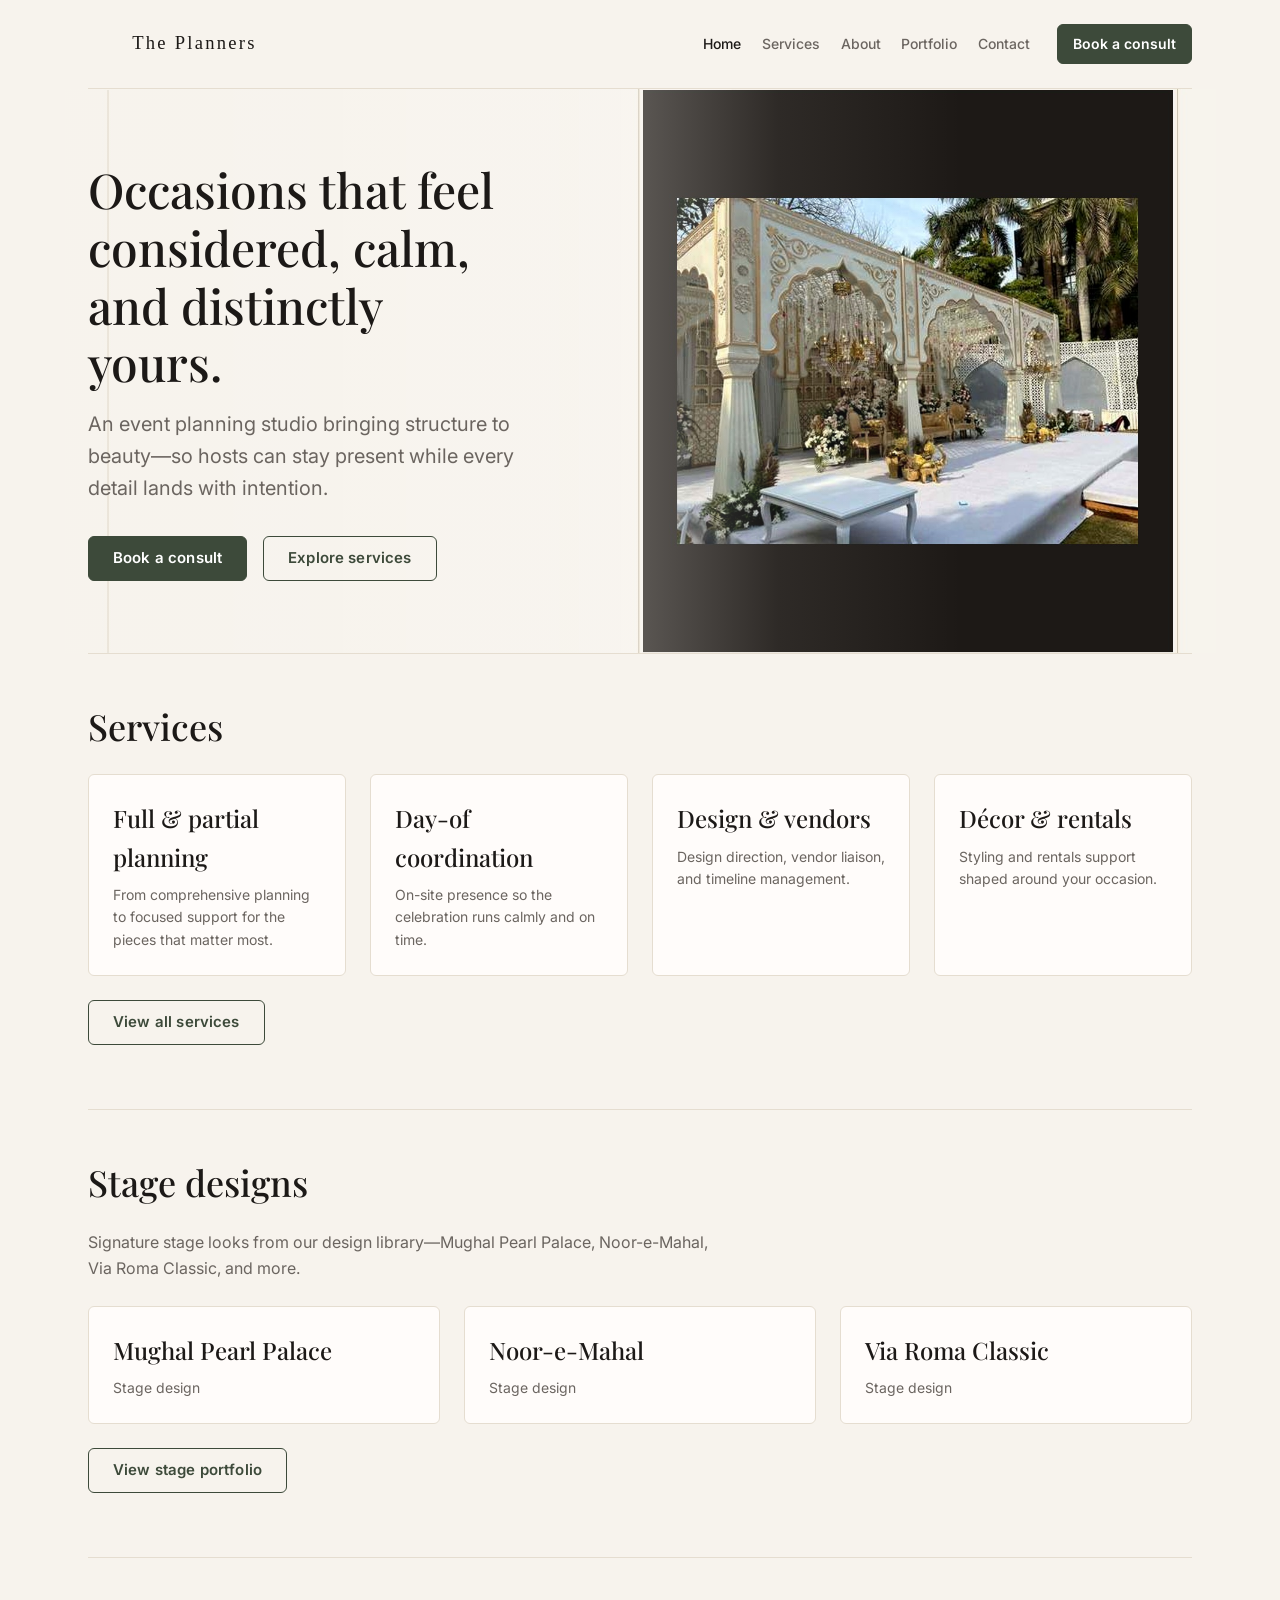
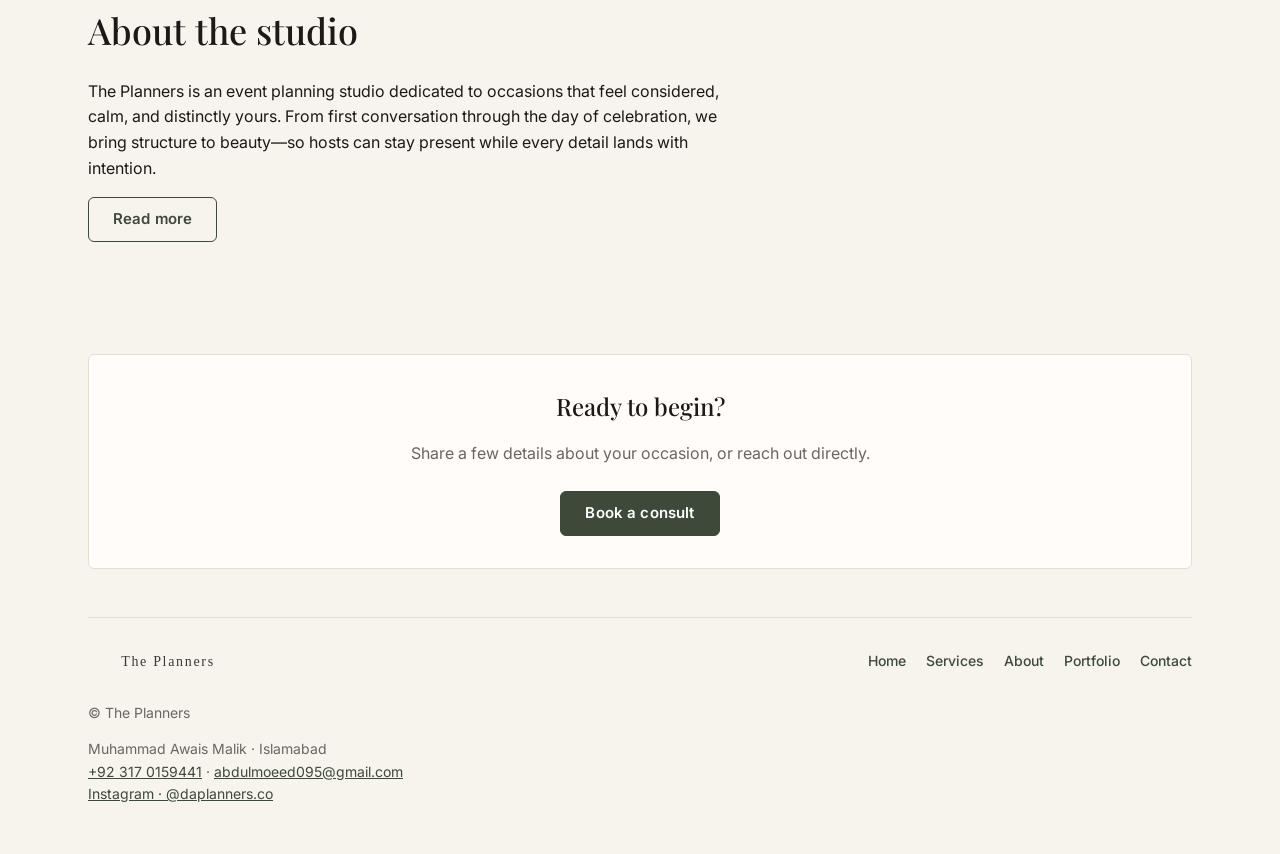
<file: index.html>
<!DOCTYPE html>
<html lang="en">
<head>
  <meta charset="utf-8" />
  <meta name="viewport" content="width=device-width, initial-scale=1" />
  <title>The Planners — Event Planning Studio in Islamabad</title>
  <meta name="description" content="Event planning studio in Islamabad for occasions that feel considered, calm, and distinctly yours. Full planning, day-of coordination, and stage design." />
  <meta name="robots" content="index, follow" />
  <link rel="canonical" href="https://the-planners-site.netlify.app/" />
  <link rel="icon" href="assets/favicon.svg" type="image/svg+xml" />
  <link rel="icon" href="assets/favicon-32.png" type="image/png" sizes="32x32" />
  <link rel="apple-touch-icon" href="assets/apple-touch-icon.png" />
  <meta property="og:type" content="website" />
  <meta property="og:site_name" content="The Planners" />
  <meta property="og:url" content="https://the-planners-site.netlify.app/" />
  <meta property="og:title" content="The Planners — Event Planning Studio in Islamabad" />
  <meta property="og:description" content="Event planning studio in Islamabad for occasions that feel considered, calm, and distinctly yours. Full planning, day-of coordination, and stage design." />
  <meta property="og:image" content="https://the-planners-site.netlify.app/assets/og-default.png" />
  <meta name="twitter:card" content="summary_large_image" />
  <meta name="twitter:title" content="The Planners — Event Planning Studio in Islamabad" />
  <meta name="twitter:description" content="Event planning studio in Islamabad for occasions that feel considered, calm, and distinctly yours. Full planning, day-of coordination, and stage design." />
  <meta name="twitter:image" content="https://the-planners-site.netlify.app/assets/og-default.png" />
  <script type="application/ld+json">
  {
    "@context": "https://schema.org",
    "@type": ["LocalBusiness", "Organization"],
    "name": "The Planners",
    "url": "https://the-planners-site.netlify.app/",
    "telephone": "+92 317 0159441",
    "email": "abdulmoeed095@gmail.com",
    "areaServed": {
      "@type": "City",
      "name": "Islamabad",
      "containedInPlace": {
        "@type": "Country",
        "name": "Pakistan"
      }
    },
    "address": {
      "@type": "PostalAddress",
      "addressLocality": "Islamabad",
      "addressCountry": "PK"
    },
    "sameAs": [
      "https://www.instagram.com/daplanners.co/"
    ]
  }
  </script>
  <link rel="preconnect" href="https://fonts.googleapis.com" />
  <link rel="preconnect" href="https://fonts.gstatic.com" crossorigin />
  <link href="https://fonts.googleapis.com/css2?family=Inter:wght@400;500;600&family=Playfair+Display:wght@500;600&display=swap" rel="stylesheet" />
  <link rel="stylesheet" href="assets/tokens.css" />
  <link rel="stylesheet" href="assets/site.css" />
  <style>
    * { box-sizing: border-box; }
    body {
      margin: 0;
      font-family: var(--font-sans);
      font-size: var(--text-body);
      line-height: var(--leading-normal);
      background: var(--color-bg);
      color: var(--color-text);
    }
    .wrap {
      max-width: var(--max-width);
      margin: 0 auto;
      padding: 0 var(--gutter);
    }
    /* Brand-led framed hero: empty left/top for live Playfair (no baked wordmark) */
    .hero {
      position: relative;
      margin: 0 calc(-1 * var(--gutter));
      min-height: clamp(24rem, 56vw, 34rem);
      padding: clamp(3rem, 6vw, 4.5rem) var(--gutter);
      overflow: hidden;
      isolation: isolate;
      display: flex;
      align-items: center;
      justify-content: flex-start;
      color: var(--color-text);
      background-color: #f3eee6;
    }
    .hero::before {
      content: "";
      position: absolute;
      inset: 0;
      z-index: -2;
      background-image: url("assets/hero/home-hero-mughal-pearl-palace.jpg");
      background-size: cover;
      background-position: right center;
      background-repeat: no-repeat;
    }
    /* Soft scrim only over copy field for Playfair contrast */
    .hero::after {
      content: "";
      position: absolute;
      inset: 0;
      z-index: -1;
      pointer-events: none;
      background: linear-gradient(
        90deg,
        rgba(247, 243, 237, 0.72) 0%,
        rgba(247, 243, 237, 0.42) 42%,
        rgba(247, 243, 237, 0.08) 62%,
        transparent 78%
      );
    }
    .hero-copy {
      position: relative;
      z-index: 1;
      max-width: min(28rem, 48%);
      text-align: left;
    }
    .hero h1 {
      font-family: var(--font-display);
      font-weight: 500;
      font-size: clamp(2rem, 4.2vw, var(--text-h1));
      line-height: var(--leading-tight);
      margin: 0 0 var(--space-3);
      color: var(--color-text);
      max-width: 14ch;
    }
    .hero .lead {
      font-size: var(--text-lead);
      color: var(--color-text-muted);
      max-width: 28rem;
      margin: 0 0 var(--space-5);
    }
    .hero .cta-row {
      display: flex;
      flex-wrap: wrap;
      gap: var(--space-3);
      justify-content: flex-start;
    }
    @media (max-width: 720px) {
      .hero {
        /* Keep plate aspect so empty top field stays for Playfair */
        min-height: 0;
        aspect-ratio: 1080 / 1350;
        align-items: flex-start;
        padding-top: clamp(1.75rem, 6vw, 2.5rem);
        padding-bottom: clamp(1.5rem, 6vw, 2.25rem);
      }
      .hero::before {
        background-image: url("assets/hero/home-hero-mughal-pearl-palace-mobile.jpg");
        background-position: center top;
        background-size: 100% auto;
      }
      .hero::after {
        background: linear-gradient(
          180deg,
          rgba(247, 243, 237, 0.92) 0%,
          rgba(247, 243, 237, 0.78) 18%,
          rgba(247, 243, 237, 0.35) 32%,
          transparent 46%
        );
      }
      .hero-copy {
        max-width: 100%;
        text-align: center;
      }
      .hero h1 {
        max-width: 16ch;
        margin-left: auto;
        margin-right: auto;
        font-size: clamp(1.75rem, 7vw, 2.25rem);
      }
      .hero .lead {
        margin-left: auto;
        margin-right: auto;
        font-size: 1.05rem;
      }
      .hero .cta-row { justify-content: center; }
    }
    section.block:first-of-type {
      padding-top: var(--space-6);
    }
    section.block {
      padding: var(--space-6) 0;
      border-top: 1px solid var(--color-border);
    }
    section.block h2 {
      font-family: var(--font-display);
      font-weight: 500;
      font-size: var(--text-h2);
      line-height: var(--leading-snug);
      margin: 0 0 var(--space-4);
    }
    .card-grid {
      display: grid;
      grid-template-columns: repeat(auto-fit, minmax(14rem, 1fr));
      gap: var(--space-4);
    }
    .card {
      background: var(--color-surface);
      border: 1px solid var(--color-border);
      border-radius: var(--radius);
      padding: var(--space-4);
    }
    .card h3 {
      font-family: var(--font-display);
      font-weight: 500;
      font-size: var(--text-h3);
      margin: 0 0 var(--space-2);
    }
    .card p {
      margin: 0;
      color: var(--color-text-muted);
      font-size: var(--text-small);
    }
    .about-copy p {
      max-width: 40rem;
      margin: 0 0 var(--space-3);
    }
    .cta-band {
      background: var(--color-surface);
      border: 1px solid var(--color-border);
      border-radius: var(--radius);
      padding: var(--space-5);
      text-align: center;
      margin: var(--space-6) 0;
    }
    .cta-band h2 {
      font-family: var(--font-display);
      font-weight: 500;
      font-size: var(--text-h3);
      margin: 0 0 var(--space-3);
    }
    .cta-band p {
      color: var(--color-text-muted);
      margin: 0 0 var(--space-4);
    }
    footer.site {
      border-top: 1px solid var(--color-border);
      padding: var(--space-5) 0 var(--space-6);
      font-size: var(--text-small);
      color: var(--color-text-muted);
    }
    footer.site .foot-row {
      display: flex;
      flex-wrap: wrap;
      gap: var(--space-4);
      justify-content: space-between;
      align-items: flex-start;
    }
    footer.site img.logo { height: 1.5rem; opacity: 0.85; margin-bottom: var(--space-2); }
    footer.site a { color: var(--color-accent); }
    .contact-block { margin-top: var(--space-2); line-height: 1.6; }
  </style>
</head>
<body>
  <div class="wrap">
    <a class="skip-link" href="#main">Skip to content</a>
    <header class="site">
      <a href="/" aria-label="The Planners home">
        <img class="logo" src="assets/logo-wordmark-light.svg" alt="The Planners" />
      </a>
      <button type="button" class="nav-toggle" aria-expanded="false" aria-controls="primary-nav" aria-label="Open menu">
        <span class="nav-toggle-bars" aria-hidden="true"><span></span><span></span><span></span></span>
      </button>
      <nav id="primary-nav" class="primary-nav" aria-label="Primary">
        <a href="/" aria-current="page">Home</a>
        <a href="/services">Services</a>
        <a href="/about">About</a>
        <a href="/portfolio">Portfolio</a>
        <a href="/inquiry">Contact</a>
              <a class="nav-cta" href="/inquiry">Book a consult</a>
      </nav>
    </header>

    <main id="main">
      <section class="hero" aria-label="Welcome">
        <div class="hero-copy">
          <h1>Occasions that feel considered, calm, and distinctly yours.</h1>
          <p class="lead">
            An event planning studio bringing structure to beauty—so hosts can stay present while every detail lands with intention.
          </p>
          <div class="cta-row">
            <a class="btn btn-primary" href="/inquiry">Book a consult</a>
            <a class="btn btn-secondary" href="/services">Explore services</a>
          </div>
        </div>
      </section>

      <section class="block">
        <h2>Services</h2>
        <div class="card-grid">
          <div class="card">
            <h3>Full &amp; partial planning</h3>
            <p>From comprehensive planning to focused support for the pieces that matter most.</p>
          </div>
          <div class="card">
            <h3>Day-of coordination</h3>
            <p>On-site presence so the celebration runs calmly and on time.</p>
          </div>
          <div class="card">
            <h3>Design &amp; vendors</h3>
            <p>Design direction, vendor liaison, and timeline management.</p>
          </div>
          <div class="card">
            <h3>Décor &amp; rentals</h3>
            <p>Styling and rentals support shaped around your occasion.</p>
          </div>
        </div>
        <p style="margin-top:var(--space-4);"><a class="btn btn-secondary" href="/services">View all services</a></p>
      </section>

      <section class="block">
        <h2>Stage designs</h2>
        <p style="color:var(--color-text-muted);max-width:40rem;margin:0 0 var(--space-4);">
          Signature stage looks from our design library—Mughal Pearl Palace, Noor-e-Mahal, Via Roma Classic, and more.
        </p>
        <div class="card-grid">
          <div class="card"><h3>Mughal Pearl Palace</h3><p>Stage design</p></div>
          <div class="card"><h3>Noor-e-Mahal</h3><p>Stage design</p></div>
          <div class="card"><h3>Via Roma Classic</h3><p>Stage design</p></div>
        </div>
        <p style="margin-top:var(--space-4);"><a class="btn btn-secondary" href="/portfolio">View stage portfolio</a></p>
      </section>

      <section class="block">
        <h2>About the studio</h2>
        <div class="about-copy">
          <p>
            The Planners is an event planning studio dedicated to occasions that feel considered, calm, and distinctly yours. From first conversation through the day of celebration, we bring structure to beauty—so hosts can stay present while every detail lands with intention.
          </p>
          <p><a class="btn btn-secondary" href="/about">Read more</a></p>
        </div>
      </section>

      <div class="cta-band">
        <h2>Ready to begin?</h2>
        <p>Share a few details about your occasion, or reach out directly.</p>
        <a class="btn btn-primary" href="/inquiry">Book a consult</a>
      </div>
    </main>

    <footer class="site">
      <div class="foot-row">
        <div>
          <img class="logo" src="assets/logo-wordmark-light.svg" alt="" />
          <p>© The Planners</p>
          <div class="contact-block">
            Muhammad Awais Malik · Islamabad<br />
            <a href="tel:+923170159441">+92 317 0159441</a> ·
            <a href="mailto:abdulmoeed095@gmail.com">abdulmoeed095@gmail.com</a><br />
            <a href="https://www.instagram.com/daplanners.co/" target="_blank" rel="noopener">Instagram · @daplanners.co</a>
          </div>
        </div>
        <nav aria-label="Footer">
          <a href="/">Home</a>
          <a href="/services">Services</a>
          <a href="/about">About</a>
          <a href="/portfolio">Portfolio</a>
          <a href="/inquiry">Contact</a>
        </nav>
      </div>
    </footer>
  </div>
  <script src="assets/nav.js" defer></script>
</body>
</html>
</file>
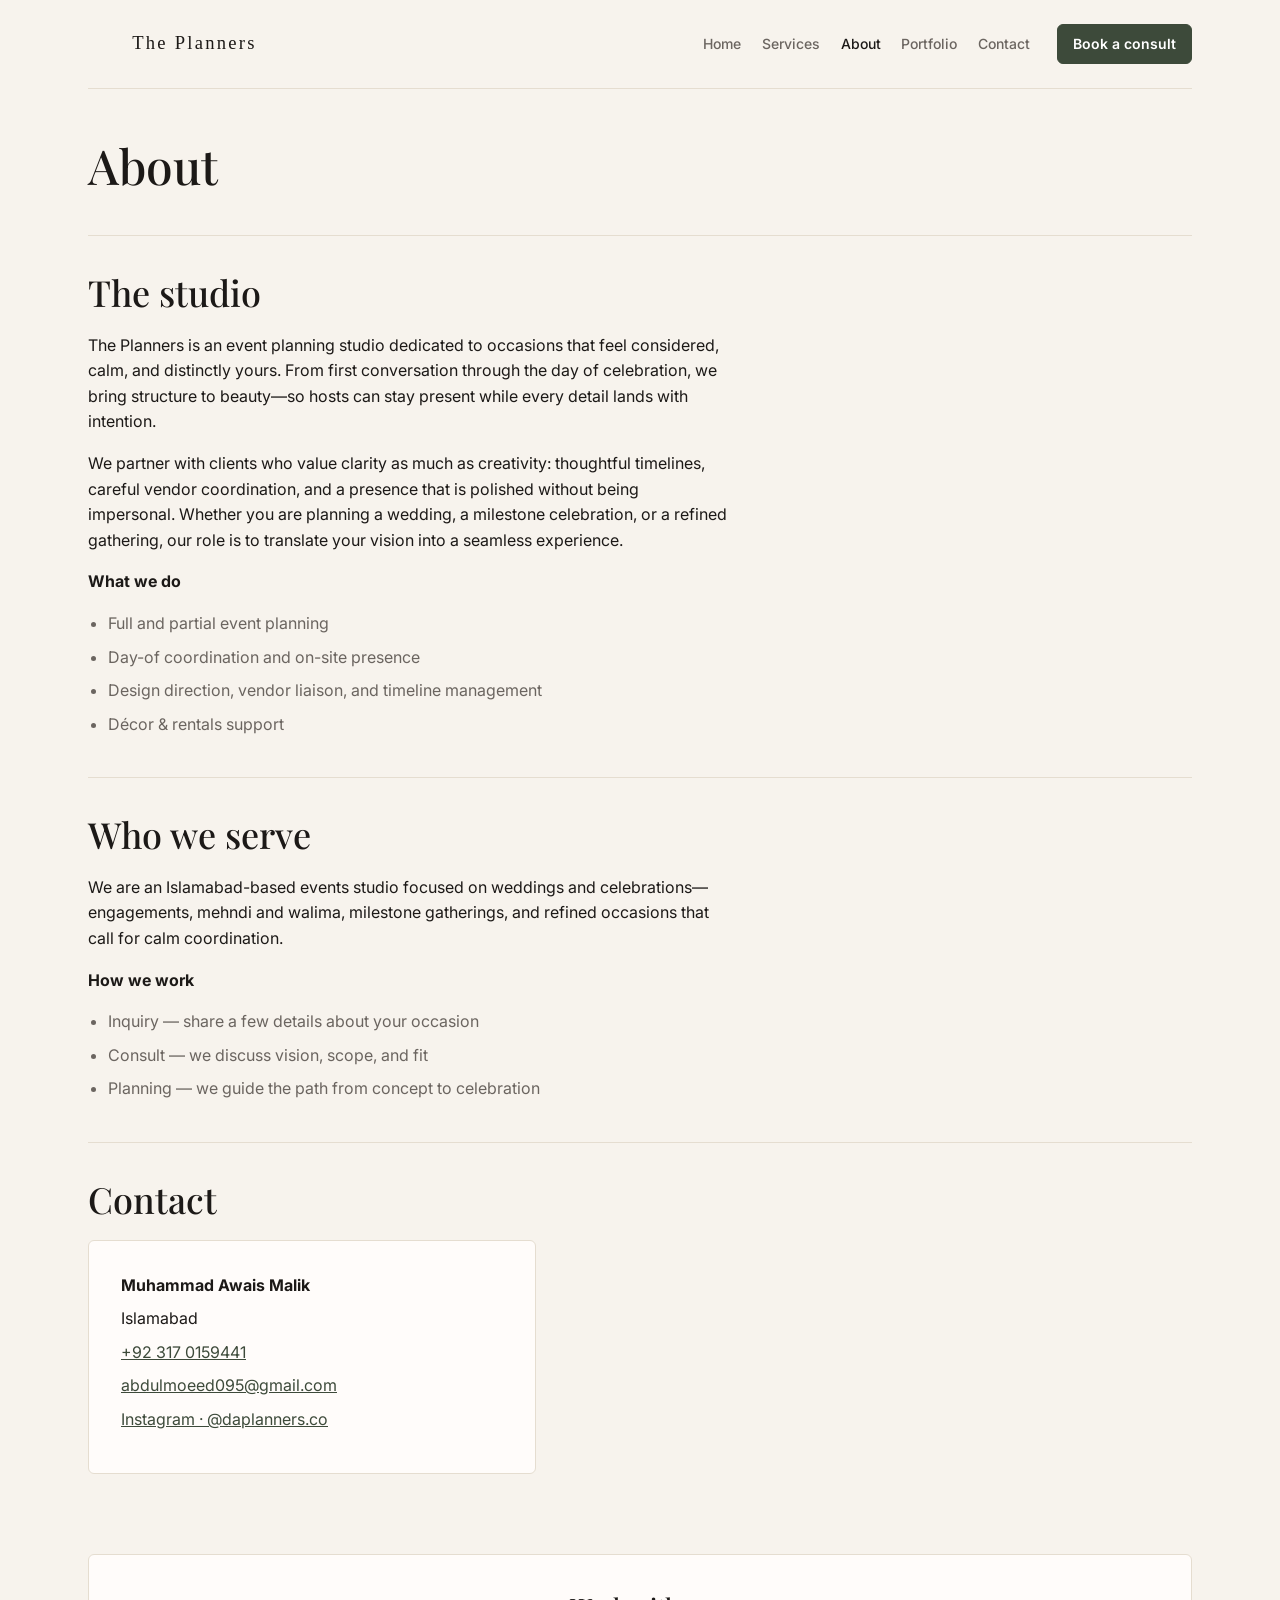
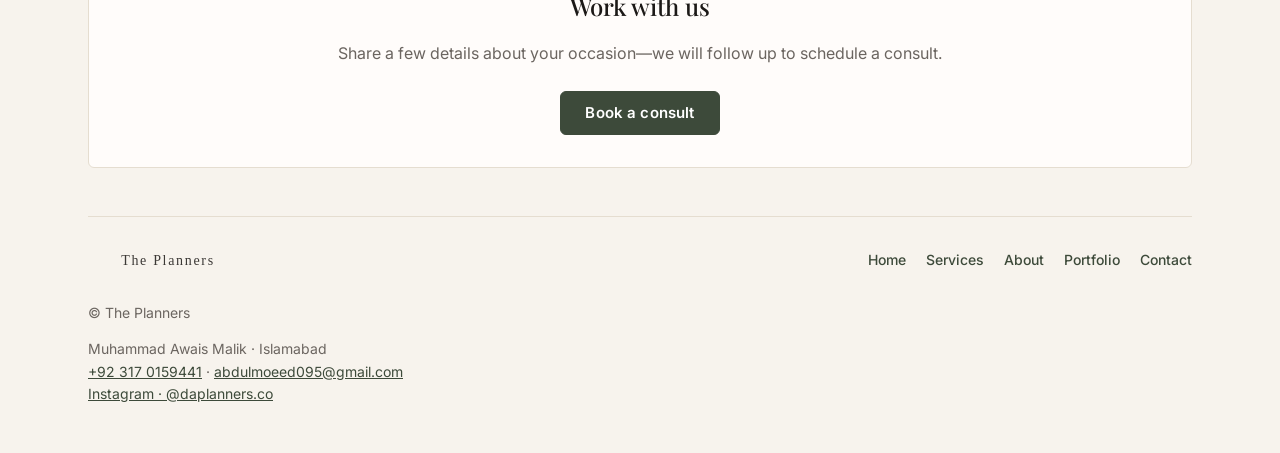
<file: about.html>
<!DOCTYPE html>
<html lang="en">
<head>
  <meta charset="utf-8" />
  <meta name="viewport" content="width=device-width, initial-scale=1" />
  <title>About — The Planners | Event Planning Studio</title>
  <meta name="description" content="The Planners is an event planning studio in Islamabad bringing structure to beauty—so hosts can stay present while every detail lands with intention." />
  <meta name="robots" content="index, follow" />
  <link rel="canonical" href="https://the-planners-site.netlify.app/about" />
  <link rel="icon" href="assets/favicon.svg" type="image/svg+xml" />
  <link rel="icon" href="assets/favicon-32.png" type="image/png" sizes="32x32" />
  <link rel="apple-touch-icon" href="assets/apple-touch-icon.png" />
  <meta property="og:type" content="website" />
  <meta property="og:site_name" content="The Planners" />
  <meta property="og:url" content="https://the-planners-site.netlify.app/about" />
  <meta property="og:title" content="About — The Planners" />
  <meta property="og:description" content="The Planners is an event planning studio bringing structure to beauty—so hosts can stay present while every detail lands with intention." />
  <meta property="og:image" content="https://the-planners-site.netlify.app/assets/og-default.png" />
  <meta name="twitter:card" content="summary_large_image" />
  <meta name="twitter:title" content="About — The Planners" />
  <meta name="twitter:description" content="The Planners is an event planning studio bringing structure to beauty—so hosts can stay present while every detail lands with intention." />
  <meta name="twitter:image" content="https://the-planners-site.netlify.app/assets/og-default.png" />
  <script type="application/ld+json">
  {
    "@context": "https://schema.org",
    "@type": ["LocalBusiness", "Organization"],
    "name": "The Planners",
    "url": "https://the-planners-site.netlify.app/",
    "telephone": "+92 317 0159441",
    "email": "abdulmoeed095@gmail.com",
    "areaServed": {
      "@type": "City",
      "name": "Islamabad",
      "containedInPlace": {
        "@type": "Country",
        "name": "Pakistan"
      }
    },
    "address": {
      "@type": "PostalAddress",
      "addressLocality": "Islamabad",
      "addressCountry": "PK"
    },
    "sameAs": [
      "https://www.instagram.com/daplanners.co/"
    ]
  }
  </script>
  <link rel="preconnect" href="https://fonts.googleapis.com" />
  <link rel="preconnect" href="https://fonts.gstatic.com" crossorigin />
  <link href="https://fonts.googleapis.com/css2?family=Inter:wght@400;500;600&family=Playfair+Display:wght@500;600&display=swap" rel="stylesheet" />
  <link rel="stylesheet" href="assets/tokens.css" />
  <link rel="stylesheet" href="assets/site.css" />
  <style>
    * { box-sizing: border-box; }
    body {
      margin: 0;
      font-family: var(--font-sans);
      font-size: var(--text-body);
      line-height: var(--leading-normal);
      background: var(--color-bg);
      color: var(--color-text);
    }
    .wrap {
      max-width: var(--max-width);
      margin: 0 auto;
      padding: 0 var(--gutter);
    }
    .page-intro { padding: var(--space-6) 0 var(--space-4); }
    .page-intro h1 {
      font-family: var(--font-display);
      font-weight: 500;
      font-size: var(--text-h1);
      line-height: var(--leading-tight);
      margin: 0 0 var(--space-3);
    }
    section.block {
      padding: var(--space-5) 0;
      border-top: 1px solid var(--color-border);
    }
    section.block h2 {
      font-family: var(--font-display);
      font-weight: 500;
      font-size: var(--text-h2);
      line-height: var(--leading-snug);
      margin: 0 0 var(--space-3);
    }
    .about-copy p {
      max-width: 40rem;
      margin: 0 0 var(--space-3);
    }
    .about-copy ul {
      margin: var(--space-3) 0 0;
      padding-left: 1.25rem;
      color: var(--color-text-muted);
      max-width: 40rem;
    }
    .about-copy li { margin-bottom: var(--space-2); }
    .contact-section {
      background: var(--color-surface);
      border: 1px solid var(--color-border);
      border-radius: var(--radius);
      padding: var(--space-5);
      max-width: 28rem;
    }
    .contact-section p { margin: 0 0 var(--space-2); line-height: 1.6; }
    .contact-section a { color: var(--color-accent); }
    .cta-band {
      background: var(--color-surface);
      border: 1px solid var(--color-border);
      border-radius: var(--radius);
      padding: var(--space-5);
      text-align: center;
      margin: var(--space-6) 0;
    }
    .cta-band h2 {
      font-family: var(--font-display);
      font-weight: 500;
      font-size: var(--text-h3);
      margin: 0 0 var(--space-3);
    }
    .cta-band p {
      color: var(--color-text-muted);
      margin: 0 0 var(--space-4);
    }
    footer.site {
      border-top: 1px solid var(--color-border);
      padding: var(--space-5) 0 var(--space-6);
      font-size: var(--text-small);
      color: var(--color-text-muted);
    }
    footer.site .foot-row {
      display: flex;
      flex-wrap: wrap;
      gap: var(--space-4);
      justify-content: space-between;
      align-items: flex-start;
    }
    footer.site img.logo { height: 1.5rem; opacity: 0.85; margin-bottom: var(--space-2); }
    footer.site a { color: var(--color-accent); }
    .contact-block { margin-top: var(--space-2); line-height: 1.6; }
  </style>
</head>
<body>
  <div class="wrap">
    <a class="skip-link" href="#main">Skip to content</a>
    <header class="site">
      <a href="/" aria-label="The Planners home">
        <img class="logo" src="assets/logo-wordmark-light.svg" alt="The Planners" />
      </a>
      <button type="button" class="nav-toggle" aria-expanded="false" aria-controls="primary-nav" aria-label="Open menu">
        <span class="nav-toggle-bars" aria-hidden="true"><span></span><span></span><span></span></span>
      </button>
      <nav id="primary-nav" class="primary-nav" aria-label="Primary">
        <a href="/">Home</a>
        <a href="/services">Services</a>
        <a href="/about" aria-current="page">About</a>
        <a href="/portfolio">Portfolio</a>
        <a href="/inquiry">Contact</a>
              <a class="nav-cta" href="/inquiry">Book a consult</a>
      </nav>
    </header>

    <main id="main">
      <div class="page-intro">
<h1>About</h1>
      </div>

      <section class="block about-copy">
        <h2>The studio</h2>
        <p>
          The Planners is an event planning studio dedicated to occasions that feel considered, calm, and distinctly yours. From first conversation through the day of celebration, we bring structure to beauty—so hosts can stay present while every detail lands with intention.
        </p>
        <p>
          We partner with clients who value clarity as much as creativity: thoughtful timelines, careful vendor coordination, and a presence that is polished without being impersonal. Whether you are planning a wedding, a milestone celebration, or a refined gathering, our role is to translate your vision into a seamless experience.
        </p>
        <p><strong>What we do</strong></p>
        <ul>
          <li>Full and partial event planning</li>
          <li>Day-of coordination and on-site presence</li>
          <li>Design direction, vendor liaison, and timeline management</li>
          <li>Décor &amp; rentals support</li>
        </ul>
      </section>

      <section class="block about-copy">
        <h2>Who we serve</h2>
        <p>
          We are an Islamabad-based events studio focused on weddings and celebrations—engagements, mehndi and walima, milestone gatherings, and refined occasions that call for calm coordination.
        </p>
        <p><strong>How we work</strong></p>
        <ul>
          <li>Inquiry — share a few details about your occasion</li>
          <li>Consult — we discuss vision, scope, and fit</li>
          <li>Planning — we guide the path from concept to celebration</li>
        </ul>
      </section>

      <section class="block" id="contact">
        <h2>Contact</h2>
        <div class="contact-section">
          <p><strong>Muhammad Awais Malik</strong></p>
          <p>Islamabad</p>
          <p><a href="tel:+923170159441">+92 317 0159441</a></p>
          <p><a href="mailto:abdulmoeed095@gmail.com">abdulmoeed095@gmail.com</a></p>
          <p><a href="https://www.instagram.com/daplanners.co/" target="_blank" rel="noopener">Instagram · @daplanners.co</a></p>
        </div>
      </section>

      <div class="cta-band">
        <h2>Work with us</h2>
        <p>Share a few details about your occasion—we will follow up to schedule a consult.</p>
        <a class="btn btn-primary" href="/inquiry">Book a consult</a>
      </div>
    </main>

    <footer class="site">
      <div class="foot-row">
        <div>
          <img class="logo" src="assets/logo-wordmark-light.svg" alt="" />
          <p>© The Planners</p>
          <div class="contact-block">
            Muhammad Awais Malik · Islamabad<br />
            <a href="tel:+923170159441">+92 317 0159441</a> ·
            <a href="mailto:abdulmoeed095@gmail.com">abdulmoeed095@gmail.com</a><br />
            <a href="https://www.instagram.com/daplanners.co/" target="_blank" rel="noopener">Instagram · @daplanners.co</a>
          </div>
        </div>
        <nav aria-label="Footer">
          <a href="/">Home</a>
          <a href="/services">Services</a>
          <a href="/about">About</a>
          <a href="/portfolio">Portfolio</a>
          <a href="/inquiry">Contact</a>
        </nav>
      </div>
    </footer>
  </div>
  <script src="assets/nav.js" defer></script>
</body>
</html>
</file>
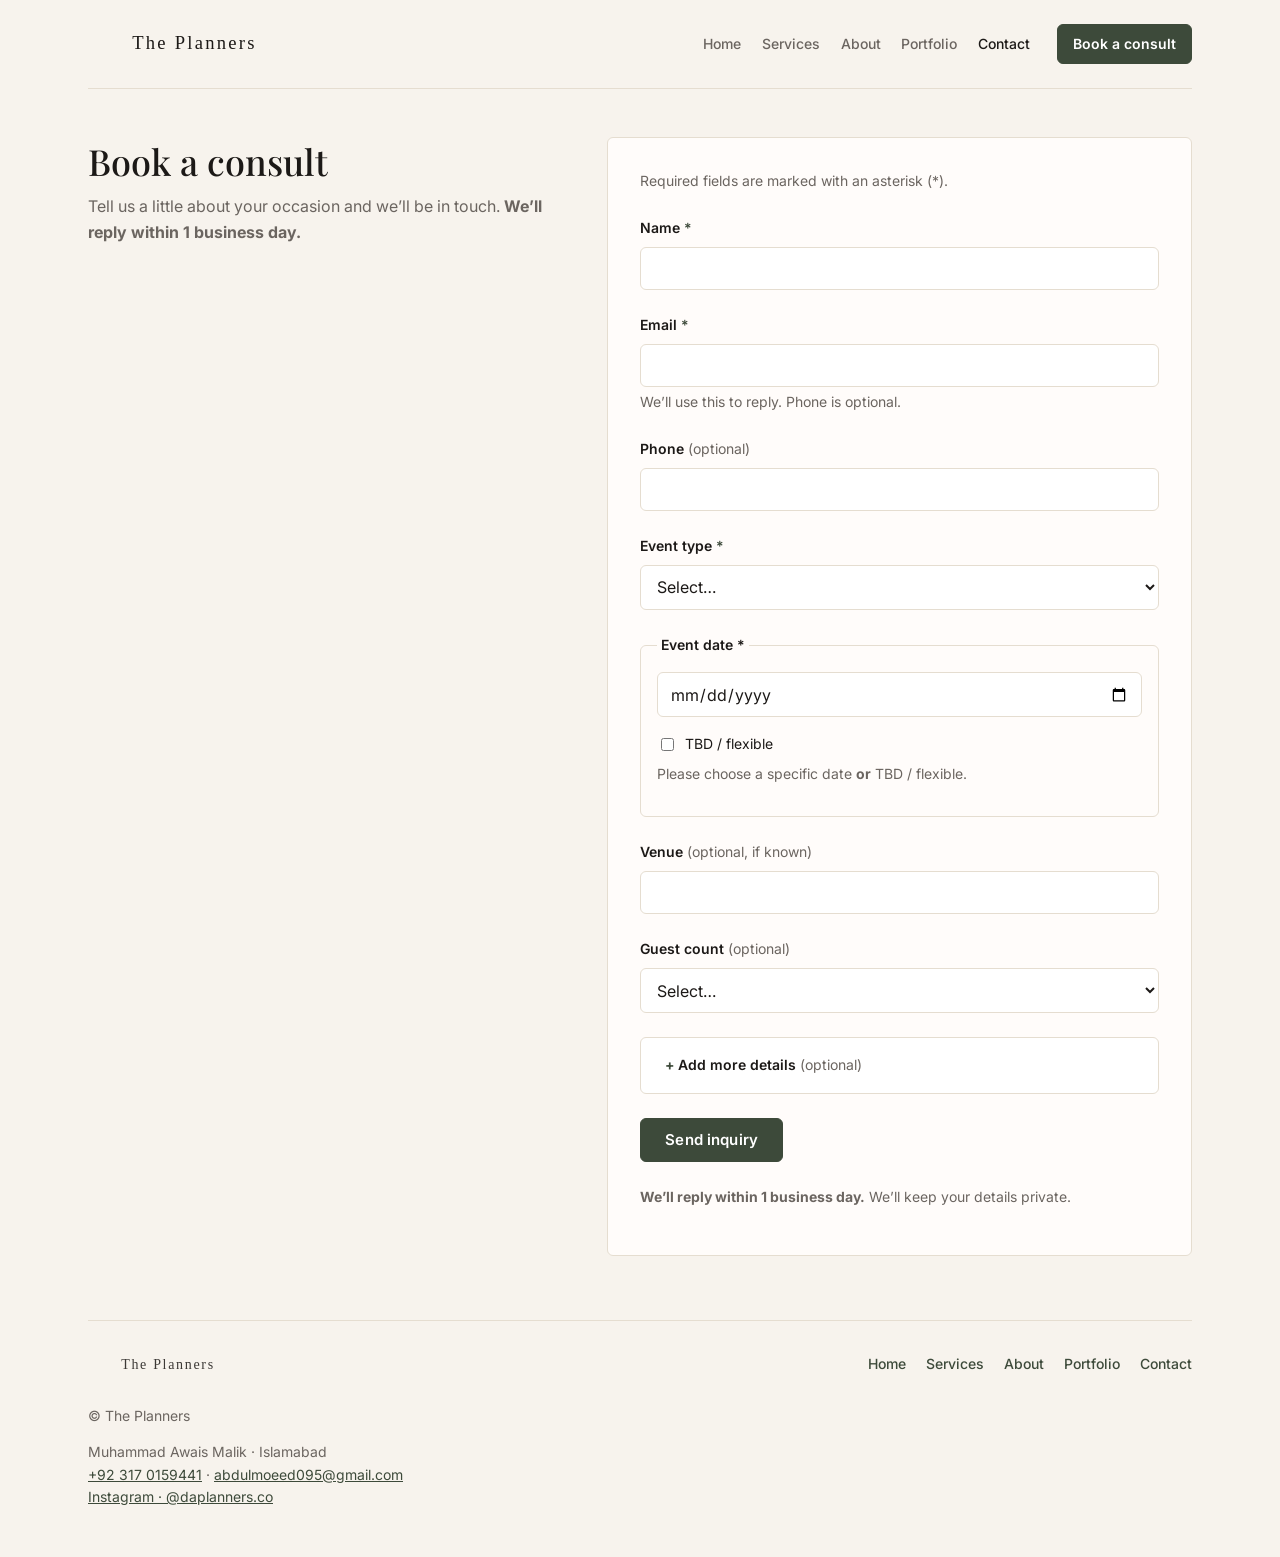
<file: inquiry.html>
<!DOCTYPE html>
<html lang="en">
<head>
  <meta charset="utf-8" />
  <meta name="viewport" content="width=device-width, initial-scale=1" />
  <title>Book a consult — The Planners</title>
  <meta name="description" content="Book a consult with The Planners in Islamabad. Share a few details about your occasion—we reply within 1 business day." />
  <meta name="robots" content="index, follow" />
  <link rel="canonical" href="https://the-planners-site.netlify.app/inquiry" />
  <link rel="icon" href="assets/favicon.svg" type="image/svg+xml" />
  <link rel="icon" href="assets/favicon-32.png" type="image/png" sizes="32x32" />
  <link rel="apple-touch-icon" href="assets/apple-touch-icon.png" />
  <meta property="og:type" content="website" />
  <meta property="og:site_name" content="The Planners" />
  <meta property="og:url" content="https://the-planners-site.netlify.app/inquiry" />
  <meta property="og:title" content="Book a consult — The Planners" />
  <meta property="og:description" content="Book a consult with The Planners. Share a few details about your occasion—we’ll reply within 1 business day." />
  <meta property="og:image" content="https://the-planners-site.netlify.app/assets/og-default.png" />
  <meta name="twitter:card" content="summary_large_image" />
  <meta name="twitter:title" content="Book a consult — The Planners" />
  <meta name="twitter:description" content="Book a consult with The Planners. Share a few details about your occasion—we’ll reply within 1 business day." />
  <meta name="twitter:image" content="https://the-planners-site.netlify.app/assets/og-default.png" />
  <script type="application/ld+json">
  {
    "@context": "https://schema.org",
    "@type": ["LocalBusiness", "Organization"],
    "name": "The Planners",
    "url": "https://the-planners-site.netlify.app/",
    "telephone": "+92 317 0159441",
    "email": "abdulmoeed095@gmail.com",
    "areaServed": {
      "@type": "City",
      "name": "Islamabad",
      "containedInPlace": {
        "@type": "Country",
        "name": "Pakistan"
      }
    },
    "address": {
      "@type": "PostalAddress",
      "addressLocality": "Islamabad",
      "addressCountry": "PK"
    },
    "sameAs": [
      "https://www.instagram.com/daplanners.co/"
    ]
  }
  </script>
  <link rel="preconnect" href="https://fonts.googleapis.com" />
  <link rel="preconnect" href="https://fonts.gstatic.com" crossorigin />
  <link href="https://fonts.googleapis.com/css2?family=Inter:wght@400;500;600&family=Playfair+Display:wght@500;600&display=swap" rel="stylesheet" />
  <link rel="stylesheet" href="assets/tokens.css" />
  <link rel="stylesheet" href="assets/site.css" />
  <style>
    * { box-sizing: border-box; }
    body {
      margin: 0;
      font-family: var(--font-sans);
      font-size: var(--text-body);
      line-height: var(--leading-normal);
      background: var(--color-bg);
      color: var(--color-text);
    }
    .wrap {
      max-width: var(--max-width);
      margin: 0 auto;
      padding: 0 var(--gutter);
    }
    .layout {
      display: grid;
      grid-template-columns: 1fr;
      gap: var(--space-5);
      padding: var(--space-6) 0 var(--space-7);
    }
    @media (min-width: 720px) {
      .layout { grid-template-columns: 1fr 1.2fr; align-items: start; }
    }
    h1 {
      font-family: var(--font-display);
      font-weight: 500;
      font-size: var(--text-h2);
      line-height: var(--leading-snug);
      margin: 0 0 var(--space-2);
    }
    .intro {
      color: var(--color-text-muted);
      margin: 0 0 var(--space-4);
    }
    .sr-only {
      position: absolute;
      width: 1px;
      height: 1px;
      padding: 0;
      margin: -1px;
      overflow: hidden;
      clip: rect(0, 0, 0, 0);
      white-space: nowrap;
      border: 0;
    }
    fieldset.date-xor {
      border: 1px solid var(--color-border);
      border-radius: var(--radius);
      padding: var(--space-3);
      margin: 0;
    }
    fieldset.date-xor legend {
      font-weight: 600;
      font-size: var(--text-small);
      padding: 0 var(--space-1);
    }
    .date-xor .check-row {
      display: flex;
      align-items: center;
      gap: 0.5rem;
      margin-top: var(--space-3);
      font-weight: 400;
    }
    .date-xor .check-row input { width: auto; }
    .form-error {
      display: none;
      margin: 0 0 var(--space-3);
      padding: var(--space-3);
      border: 1px solid #8b3a3a;
      background: #faf2f2;
      color: #5c2020;
      border-radius: var(--radius);
      font-size: var(--text-small);
    }
    .form-error.is-visible { display: block; }
    form.inquiry {
      background: var(--color-surface);
      border: 1px solid var(--color-border);
      border-radius: var(--radius);
      padding: var(--space-5);
    }
    .field { margin-bottom: var(--space-4); }
    label {
      display: block;
      font-weight: 600;
      font-size: var(--text-small);
      margin-bottom: var(--space-2);
    }
    label .req { color: var(--color-accent); }
    label .opt {
      font-weight: 400;
      color: var(--color-text-muted);
      text-transform: none;
      letter-spacing: 0;
    }
    input[type="text"],
    input[type="email"],
    input[type="tel"],
    input[type="date"],
    input[type="number"],
    select,
    textarea {
      width: 100%;
      font-family: var(--font-sans);
      font-size: var(--text-body);
      padding: 0.65rem 0.75rem;
      border: 1px solid var(--color-border);
      border-radius: var(--radius);
      background: #fff;
      color: var(--color-text);
    }
    input:focus, select:focus, textarea:focus {
      outline: 2px solid var(--color-accent);
      outline-offset: 1px;
    }
    textarea { min-height: 6rem; resize: vertical; }
    .hint {
      font-size: var(--text-small);
      color: var(--color-text-muted);
      margin-top: var(--space-1);
    }
    .btn {
      background: var(--color-accent);
      color: #fff;
      border-color: var(--color-accent);
    }
    .btn:hover { background: #2f392d; border-color: #2f392d; color: #fff; }
    .more-details {
      margin: 0 0 var(--space-4);
      border: 1px solid var(--color-border);
      border-radius: var(--radius);
      padding: var(--space-3) var(--space-4);
      background: #fff;
    }
    .more-details summary {
      cursor: pointer;
      font-weight: 600;
      font-size: var(--text-small);
      color: var(--color-text);
      list-style: none;
    }
    .more-details summary::-webkit-details-marker { display: none; }
    .more-details summary::before {
      content: "+ ";
      color: var(--color-accent);
      font-weight: 700;
    }
    .more-details[open] summary::before { content: "− "; }
    .more-details summary .opt { font-weight: 400; color: var(--color-text-muted); }
    .more-details .field { margin-top: var(--space-4); }
    .form-note {
      margin-top: var(--space-4);
      font-size: var(--text-small);
      color: var(--color-text-muted);
    }
    .thanks {
      display: none;
      background: var(--color-surface);
      border: 1px solid var(--color-border);
      border-radius: var(--radius);
      padding: var(--space-5);
    }
    .thanks.is-visible { display: block; }
    .thanks h2 {
      font-family: var(--font-display);
      font-weight: 500;
      font-size: var(--text-h3);
      margin: 0 0 var(--space-3);
    }
    .thanks p { margin: 0 0 var(--space-3); color: var(--color-text-muted); }
    body.is-thanks .inquiry-intro,
    body.is-thanks form.inquiry { display: none; }
    body.is-thanks .thanks { display: block; }
    body.is-thanks .layout { grid-template-columns: 1fr; max-width: 36rem; }
    footer.site {
      border-top: 1px solid var(--color-border);
      padding: var(--space-5) 0 var(--space-6);
      font-size: var(--text-small);
      color: var(--color-text-muted);
    }
    footer.site .foot-row {
      display: flex;
      flex-wrap: wrap;
      gap: var(--space-4);
      justify-content: space-between;
      align-items: flex-start;
    }
    footer.site img.logo { height: 1.5rem; opacity: 0.85; margin-bottom: var(--space-2); }
    footer.site a { color: var(--color-accent); }
    .contact-block { margin-top: var(--space-2); line-height: 1.6; }
  </style>
</head>
<body>
  <div class="wrap">
    <a class="skip-link" href="#main">Skip to content</a>
    <header class="site">
      <a href="/" aria-label="The Planners home">
        <img class="logo" src="assets/logo-wordmark-light.svg" alt="The Planners" />
      </a>
      <button type="button" class="nav-toggle" aria-expanded="false" aria-controls="primary-nav" aria-label="Open menu">
        <span class="nav-toggle-bars" aria-hidden="true"><span></span><span></span><span></span></span>
      </button>
      <nav id="primary-nav" class="primary-nav" aria-label="Primary">
        <a href="/">Home</a>
        <a href="/services">Services</a>
        <a href="/about">About</a>
        <a href="/portfolio">Portfolio</a>
        <a href="/inquiry" aria-current="page">Contact</a>
              <a class="nav-cta" href="/inquiry">Book a consult</a>
      </nav>
    </header>

    <main id="main" class="layout">
      <div class="inquiry-intro">
        <h1>Book a consult</h1>
        <p class="intro">
          Tell us a little about your occasion and we’ll be in touch.
          <strong>We’ll reply within 1 business day.</strong>
        </p>
      </div>

      <div class="thanks" id="thanks" role="status">
        <h2>Thank you</h2>
        <p>We’ve received your inquiry and will reply within 1 business day.</p>
        <p><a class="btn btn-primary" href="/">Back to home</a></p>
      </div>

      <form
        class="inquiry"
        id="inquiry-form"
        name="inquiry"
        method="POST"
        data-netlify="true"
        netlify-honeypot="bot-field"
        action="/inquiry?thanks=1"
        novalidate
      >
        <input type="hidden" name="form-name" value="inquiry" />
        <p class="sr-only" aria-hidden="true">
          <label>Don’t fill this out if you’re human: <input name="bot-field" tabindex="-1" autocomplete="off" /></label>
        </p>

        <p class="hint" id="form-req-note" style="margin-top:0;margin-bottom:var(--space-4);">Required fields are marked with an asterisk (<span aria-hidden="true">*</span>).</p>
        <div class="form-error" id="form-error" role="alert" tabindex="-1"></div>

        <div class="field">
          <label for="name">Name <span class="req" aria-hidden="true">*</span><span class="sr-only"> (required)</span></label>
          <input id="name" name="name" type="text" required aria-required="true" autocomplete="name" />
        </div>

        <div class="field">
          <label for="email">Email <span class="req" aria-hidden="true">*</span><span class="sr-only"> (required)</span></label>
          <input id="email" name="email" type="email" required aria-required="true" autocomplete="email" aria-describedby="email-hint" />
          <p class="hint" id="email-hint">We’ll use this to reply. Phone is optional.</p>
        </div>

        <div class="field">
          <label for="phone">Phone <span class="opt">(optional)</span></label>
          <input id="phone" name="phone" type="tel" autocomplete="tel" />
        </div>

        <div class="field">
          <label for="event-type">Event type <span class="req" aria-hidden="true">*</span><span class="sr-only"> (required)</span></label>
          <select id="event-type" name="event_type" required aria-required="true">
            <option value="">Select…</option>
            <option value="wedding">Wedding</option>
            <option value="engagement-mehndi-walima">Engagement / Mehndi / Walima</option>
            <option value="corporate">Corporate</option>
            <option value="birthday-milestone">Birthday / milestone</option>
            <option value="other">Other</option>
          </select>
        </div>

        <div class="field">
          <fieldset class="date-xor">
            <legend>Event date <span class="req" aria-hidden="true">*</span><span class="sr-only"> (required: choose a date or TBD)</span></legend>
            <label for="event-date" class="sr-only">Specific date</label>
            <input id="event-date" name="event_date" type="date" aria-describedby="date-hint" />
            <label class="check-row" for="date-flexible">
              <input type="checkbox" id="date-flexible" name="date_flexible" value="TBD / flexible" />
              TBD / flexible
            </label>
            <p class="hint" id="date-hint">Please choose a specific date <strong>or</strong> TBD / flexible.</p>
          </fieldset>
        </div>

        <div class="field">
          <label for="venue">Venue <span class="opt">(optional, if known)</span></label>
          <input id="venue" name="venue" type="text" />
        </div>

        <div class="field">
          <label for="guest-count">Guest count <span class="opt">(optional)</span></label>
          <select id="guest-count" name="guest_count">
            <option value="">Select…</option>
            <option value="lt50">&lt;50</option>
            <option value="50-100">50–100</option>
            <option value="100-200">100–200</option>
            <option value="200plus">200+</option>
          </select>
        </div>

        <details class="more-details">
          <summary>Add more details <span class="opt">(optional)</span></summary>
          <div class="field">
            <label for="budget">Budget range <span class="opt">(optional)</span></label>
            <select id="budget" name="budget_range" aria-describedby="budget-hint">
              <option value="">Select…</option>
              <option value="prefer-discuss">Prefer to discuss</option>
              <option value="under-5l">Under PKR 5L</option>
              <option value="5-15l">5–15L</option>
              <option value="15-40l">15–40L</option>
              <option value="40l-plus">40L+</option>
            </select>
            <p class="hint" id="budget-hint">We’ll keep your details private.</p>
          </div>

          <div class="field">
            <label for="theme">Theme / style notes <span class="opt">(optional)</span></label>
            <textarea id="theme" name="theme_style" rows="3" placeholder="Mood, palette, references…"></textarea>
          </div>

          <div class="field">
            <label for="notes">Anything else <span class="opt">(optional)</span></label>
            <textarea id="notes" name="free_text" rows="4" placeholder="Must-haves, questions, or anything else you’d like us to know…" aria-describedby="notes-hint"></textarea>
            <p class="hint" id="notes-hint">We’ll keep your details private.</p>
          </div>
        </details>

        <button class="btn btn-primary" type="submit">Send inquiry</button>
        <p class="form-note">
          <strong>We’ll reply within 1 business day.</strong>
          We’ll keep your details private.
        </p>
      </form>
    </main>

    <footer class="site">
      <div class="foot-row">
        <div>
          <img class="logo" src="assets/logo-wordmark-light.svg" alt="" />
          <p>© The Planners</p>
          <div class="contact-block">
            Muhammad Awais Malik · Islamabad<br />
            <a href="tel:+923170159441">+92 317 0159441</a> ·
            <a href="mailto:abdulmoeed095@gmail.com">abdulmoeed095@gmail.com</a><br />
            <a href="https://www.instagram.com/daplanners.co/" target="_blank" rel="noopener">Instagram · @daplanners.co</a>
          </div>
        </div>
        <nav aria-label="Footer">
          <a href="/">Home</a>
          <a href="/services">Services</a>
          <a href="/about">About</a>
          <a href="/portfolio">Portfolio</a>
          <a href="/inquiry">Contact</a>
        </nav>
      </div>
    </footer>
  </div>

  <script>
    (function () {
      var params = new URLSearchParams(window.location.search);
      if (params.get('thanks') === '1') {
        document.body.classList.add('is-thanks');
        var thanks = document.getElementById('thanks');
        if (thanks) thanks.focus();
      }

      var dateInput = document.getElementById('event-date');
      var flexible = document.getElementById('date-flexible');
      var form = document.getElementById('inquiry-form');
      var err = document.getElementById('form-error');
      if (!dateInput || !flexible || !form) return;

      function syncDateMode() {
        if (flexible.checked) {
          dateInput.value = '';
          dateInput.disabled = true;
          dateInput.removeAttribute('required');
          dateInput.setAttribute('aria-required', 'false');
        } else {
          dateInput.disabled = false;
          dateInput.setAttribute('aria-required', 'true');
        }
      }

      flexible.addEventListener('change', syncDateMode);
      dateInput.addEventListener('input', function () {
        if (dateInput.value) flexible.checked = false;
        syncDateMode();
      });
      syncDateMode();

      function showError(msg) {
        if (!err) return;
        err.textContent = msg;
        err.classList.add('is-visible');
        err.focus();
      }
      function clearError() {
        if (!err) return;
        err.textContent = '';
        err.classList.remove('is-visible');
      }

      form.addEventListener('submit', function (event) {
        clearError();
        var name = document.getElementById('name');
        var email = document.getElementById('email');
        var eventType = document.getElementById('event-type');
        if (!name.value.trim()) {
          event.preventDefault();
          showError('Please enter your name.');
          name.focus();
          return;
        }
        if (!email.value.trim()) {
          event.preventDefault();
          showError('Please enter your email.');
          email.focus();
          return;
        }
        if (!eventType.value) {
          event.preventDefault();
          showError('Please select an event type.');
          eventType.focus();
          return;
        }
        var hasDate = !dateInput.disabled && dateInput.value;
        var hasFlex = flexible.checked;
        if (!hasDate && !hasFlex) {
          event.preventDefault();
          showError('Please choose a date or select TBD / flexible.');
          dateInput.focus();
        }
      });
    })();
  </script>
  <script src="assets/nav.js" defer></script>
</body>
</html>
</file>
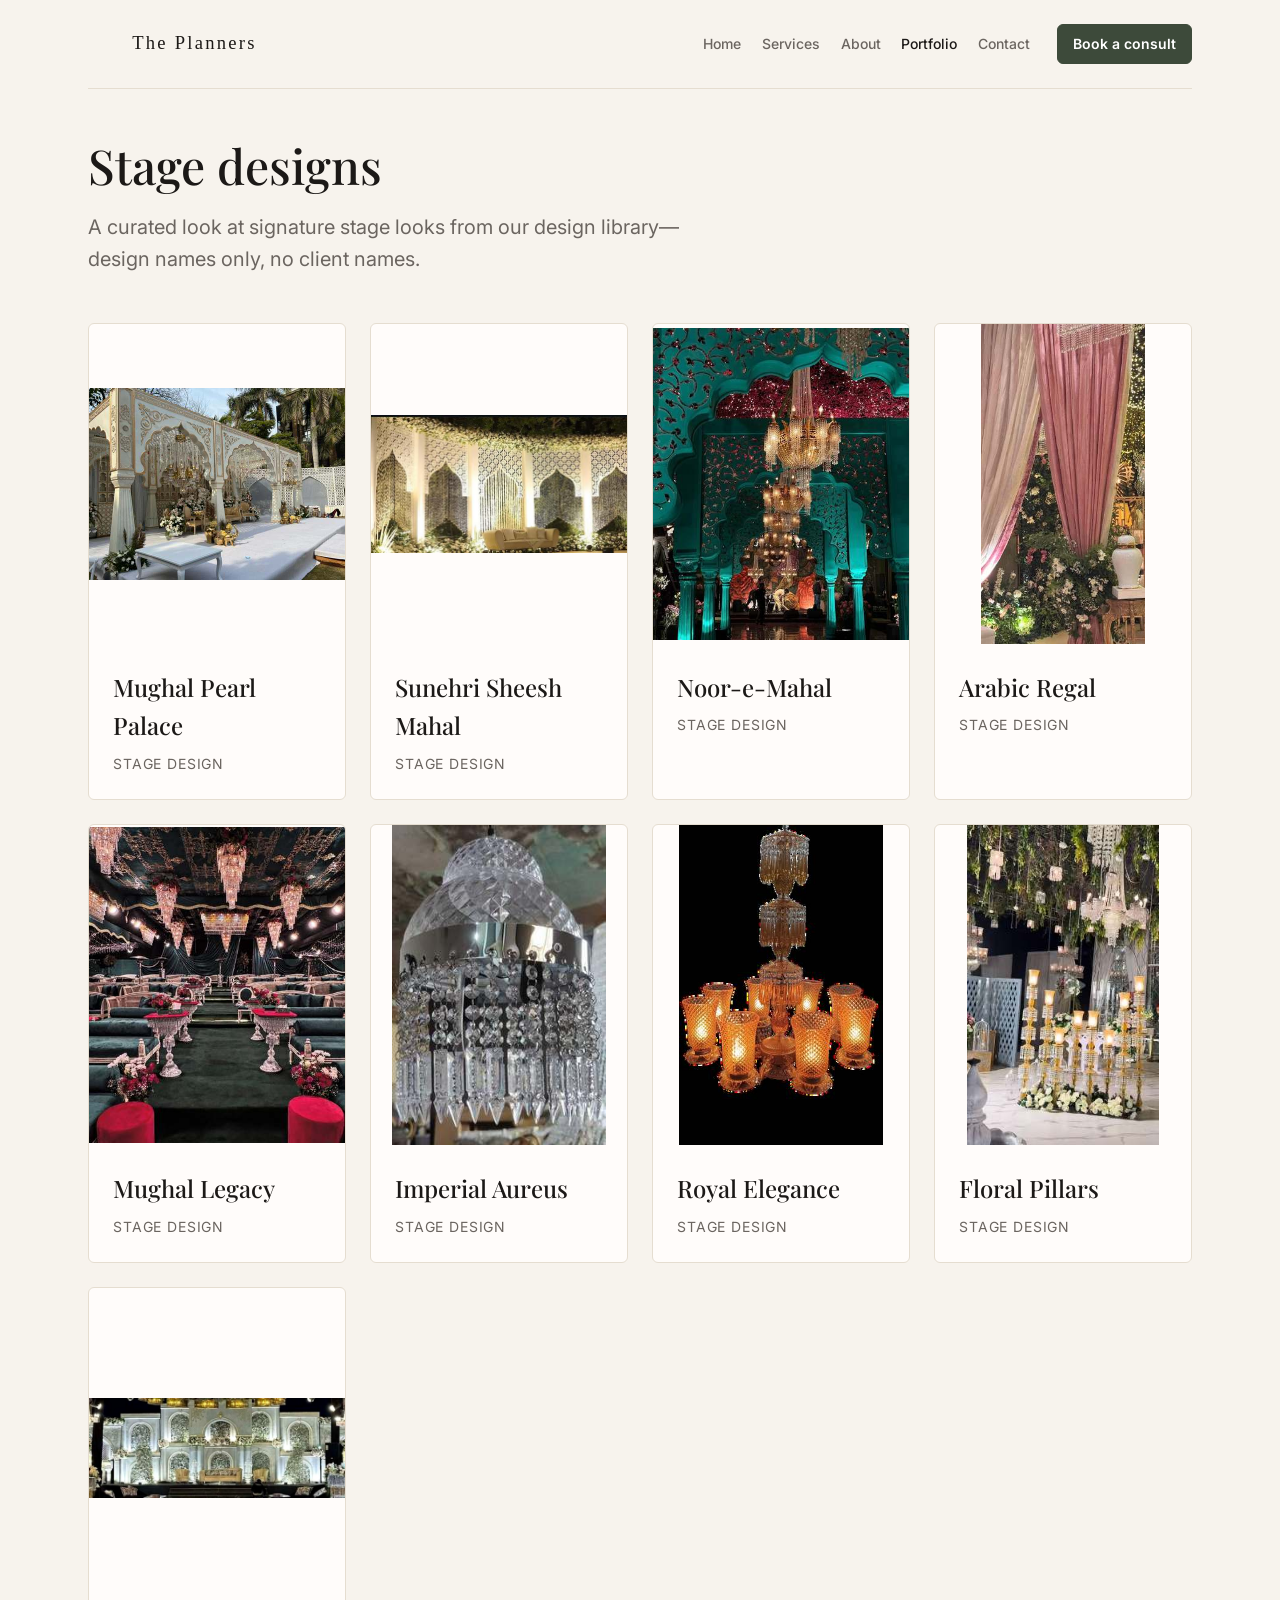
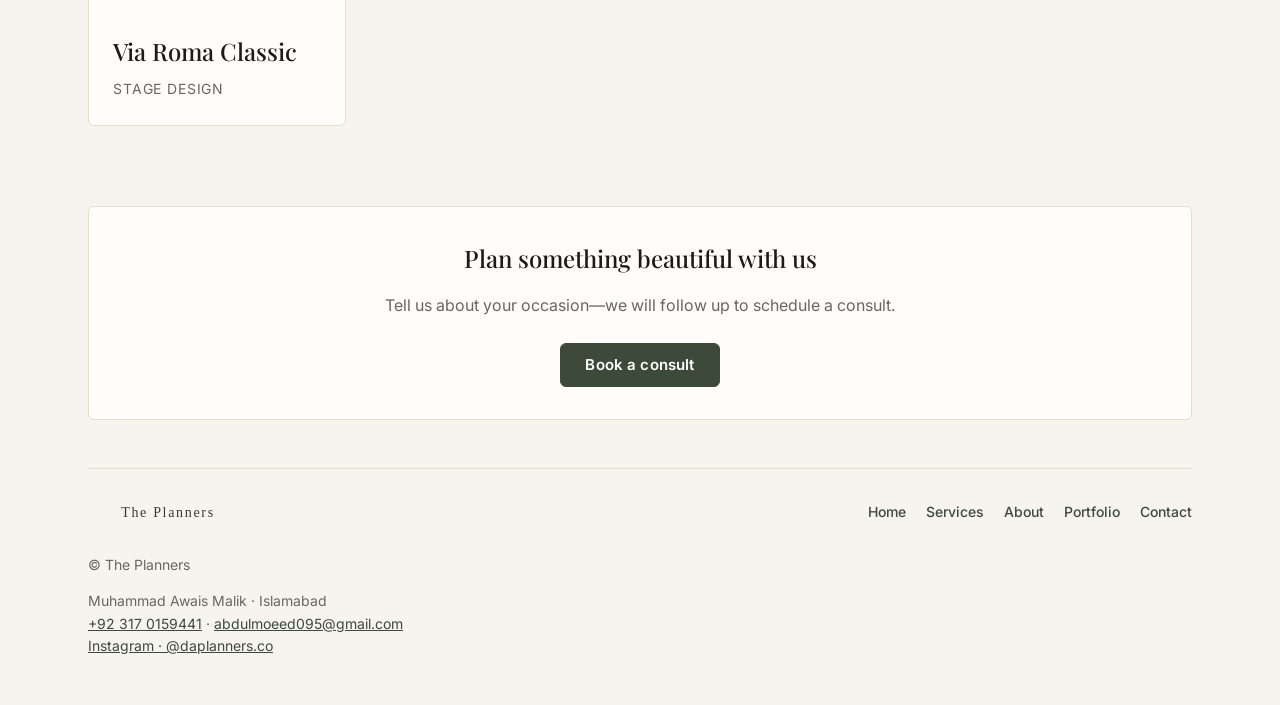
<file: portfolio.html>
<!DOCTYPE html>
<html lang="en">
<head>
  <meta charset="utf-8" />
  <meta name="viewport" content="width=device-width, initial-scale=1" />
  <title>Stage Designs Portfolio — The Planners</title>
  <meta name="description" content="Signature stage designs from The Planners design library—Mughal Pearl Palace, Noor-e-Mahal, Via Roma Classic, and more." />
  <meta name="robots" content="index, follow" />
  <link rel="canonical" href="https://the-planners-site.netlify.app/portfolio" />
  <link rel="icon" href="assets/favicon.svg" type="image/svg+xml" />
  <link rel="icon" href="assets/favicon-32.png" type="image/png" sizes="32x32" />
  <link rel="apple-touch-icon" href="assets/apple-touch-icon.png" />
  <meta property="og:type" content="website" />
  <meta property="og:site_name" content="The Planners" />
  <meta property="og:url" content="https://the-planners-site.netlify.app/portfolio" />
  <meta property="og:title" content="Stage Designs Portfolio — The Planners" />
  <meta property="og:description" content="Signature stage designs from The Planners design library—Mughal Pearl Palace, Noor-e-Mahal, Via Roma Classic, and more." />
  <meta property="og:image" content="https://the-planners-site.netlify.app/assets/og-default.png" />
  <meta name="twitter:card" content="summary_large_image" />
  <meta name="twitter:title" content="Stage Designs Portfolio — The Planners" />
  <meta name="twitter:description" content="Signature stage designs from The Planners design library—Mughal Pearl Palace, Noor-e-Mahal, Via Roma Classic, and more." />
  <meta name="twitter:image" content="https://the-planners-site.netlify.app/assets/og-default.png" />
  <script type="application/ld+json">
  {
    "@context": "https://schema.org",
    "@type": ["LocalBusiness", "Organization"],
    "name": "The Planners",
    "url": "https://the-planners-site.netlify.app/",
    "telephone": "+92 317 0159441",
    "email": "abdulmoeed095@gmail.com",
    "areaServed": {
      "@type": "City",
      "name": "Islamabad",
      "containedInPlace": {
        "@type": "Country",
        "name": "Pakistan"
      }
    },
    "address": {
      "@type": "PostalAddress",
      "addressLocality": "Islamabad",
      "addressCountry": "PK"
    },
    "sameAs": [
      "https://www.instagram.com/daplanners.co/"
    ]
  }
  </script>
  <link rel="preconnect" href="https://fonts.googleapis.com" />
  <link rel="preconnect" href="https://fonts.gstatic.com" crossorigin />
  <link href="https://fonts.googleapis.com/css2?family=Inter:wght@400;500;600&family=Playfair+Display:wght@500;600&display=swap" rel="stylesheet" />
  <link rel="stylesheet" href="assets/tokens.css" />
  <link rel="stylesheet" href="assets/site.css" />
  <style>
    * { box-sizing: border-box; }
    body {
      margin: 0;
      font-family: var(--font-sans);
      font-size: var(--text-body);
      line-height: var(--leading-normal);
      background: var(--color-bg);
      color: var(--color-text);
    }
    .wrap {
      max-width: var(--max-width);
      margin: 0 auto;
      padding: 0 var(--gutter);
    }
    .page-intro { padding: var(--space-6) 0 var(--space-4); }
    .page-intro h1 {
      font-family: var(--font-display);
      font-weight: 500;
      font-size: var(--text-h1);
      line-height: var(--leading-tight);
      margin: 0 0 var(--space-3);
    }
    .page-intro .lead {
      font-size: var(--text-lead);
      color: var(--color-text-muted);
      max-width: 40rem;
      margin: 0;
    }
    .tile-grid {
      display: grid;
      grid-template-columns: repeat(auto-fit, minmax(16rem, 1fr));
      gap: var(--space-4);
      padding: var(--space-4) 0 var(--space-6);
    }
    .tile {
      background: var(--color-surface);
      border: 1px solid var(--color-border);
      border-radius: var(--radius);
      overflow: hidden;
    }
    .tile-visual {
      aspect-ratio: 4 / 5;
      overflow: hidden;
      background: var(--color-primary-light);
    }
    .tile-visual img {
      width: 100%;
      height: 100%;
      object-fit: contain;
      object-position: center;
      display: block;
    }
    .tile-body { padding: var(--space-4); }
    .tile-body h2 {
      font-family: var(--font-display);
      font-weight: 500;
      font-size: var(--text-h3);
      margin: 0 0 var(--space-2);
    }
    .tile-body p {
      margin: 0;
      color: var(--color-text-muted);
      font-size: var(--text-small);
    }
    .tile-meta {
      margin-top: var(--space-2);
      font-size: 0.7rem;
      letter-spacing: 0.06em;
      text-transform: uppercase;
      color: var(--color-accent);
    }
    .cta-band {
      background: var(--color-surface);
      border: 1px solid var(--color-border);
      border-radius: var(--radius);
      padding: var(--space-5);
      text-align: center;
      margin: var(--space-5) 0 var(--space-6);
    }
    .cta-band h2 {
      font-family: var(--font-display);
      font-weight: 500;
      font-size: var(--text-h3);
      margin: 0 0 var(--space-3);
    }
    .cta-band p {
      color: var(--color-text-muted);
      margin: 0 0 var(--space-4);
    }
    footer.site {
      border-top: 1px solid var(--color-border);
      padding: var(--space-5) 0 var(--space-6);
      font-size: var(--text-small);
      color: var(--color-text-muted);
    }
    footer.site .foot-row {
      display: flex;
      flex-wrap: wrap;
      gap: var(--space-4);
      justify-content: space-between;
      align-items: flex-start;
    }
    footer.site img.logo { height: 1.5rem; opacity: 0.85; margin-bottom: var(--space-2); }
    footer.site a { color: var(--color-accent); }
    .contact-block { margin-top: var(--space-2); line-height: 1.6; }
  </style>
</head>
<body>
  <div class="wrap">
    <a class="skip-link" href="#main">Skip to content</a>
    <header class="site">
      <a href="/" aria-label="The Planners home">
        <img class="logo" src="assets/logo-wordmark-light.svg" alt="The Planners" />
      </a>
      <button type="button" class="nav-toggle" aria-expanded="false" aria-controls="primary-nav" aria-label="Open menu">
        <span class="nav-toggle-bars" aria-hidden="true"><span></span><span></span><span></span></span>
      </button>
      <nav id="primary-nav" class="primary-nav" aria-label="Primary">
        <a href="/">Home</a>
        <a href="/services">Services</a>
        <a href="/about">About</a>
        <a href="/portfolio" aria-current="page">Portfolio</a>
        <a href="/inquiry">Contact</a>
              <a class="nav-cta" href="/inquiry">Book a consult</a>
      </nav>
    </header>

    <main id="main">
      <div class="page-intro">
<h1>Stage designs</h1>
        <p class="lead">
          A curated look at signature stage looks from our design library—design names only, no client names.
        </p>
      </div>

      <div class="tile-grid">
        <article class="tile">
          <button type="button" class="tile-visual lightbox-trigger"
            data-lightbox="assets/portfolio/mughal-pearl-palace.jpg"
            data-lightbox-alt="Mughal Pearl Palace stage design"
            data-lightbox-title="Mughal Pearl Palace"
            aria-label="View full image: Mughal Pearl Palace">
            <img src="assets/portfolio/mughal-pearl-palace.jpg" alt="Mughal Pearl Palace stage design" loading="lazy" />
          </button>
          <div class="tile-body">
            <h2>Mughal Pearl Palace</h2>
            <p class="tile-meta">Stage design</p>
          </div>
        </article>
        <article class="tile">
          <button type="button" class="tile-visual lightbox-trigger"
            data-lightbox="assets/portfolio/sunehri-sheesh-mahal.jpg"
            data-lightbox-alt="Sunehri Sheesh Mahal stage design"
            data-lightbox-title="Sunehri Sheesh Mahal"
            aria-label="View full image: Sunehri Sheesh Mahal">
            <img src="assets/portfolio/sunehri-sheesh-mahal.jpg" alt="Sunehri Sheesh Mahal stage design" loading="lazy" />
          </button>
          <div class="tile-body">
            <h2>Sunehri Sheesh Mahal</h2>
            <p class="tile-meta">Stage design</p>
          </div>
        </article>
        <article class="tile">
          <button type="button" class="tile-visual lightbox-trigger"
            data-lightbox="assets/portfolio/noor-e-mahal.jpg"
            data-lightbox-alt="Noor-e-Mahal stage design"
            data-lightbox-title="Noor-e-Mahal"
            aria-label="View full image: Noor-e-Mahal">
            <img src="assets/portfolio/noor-e-mahal.jpg" alt="Noor-e-Mahal stage design" loading="lazy" />
          </button>
          <div class="tile-body">
            <h2>Noor-e-Mahal</h2>
            <p class="tile-meta">Stage design</p>
          </div>
        </article>
        <article class="tile">
          <button type="button" class="tile-visual lightbox-trigger"
            data-lightbox="assets/portfolio/arabic-regal.jpg"
            data-lightbox-alt="Arabic Regal stage design"
            data-lightbox-title="Arabic Regal"
            aria-label="View full image: Arabic Regal">
            <img src="assets/portfolio/arabic-regal.jpg" alt="Arabic Regal stage design" loading="lazy" />
          </button>
          <div class="tile-body">
            <h2>Arabic Regal</h2>
            <p class="tile-meta">Stage design</p>
          </div>
        </article>
        <article class="tile">
          <button type="button" class="tile-visual lightbox-trigger"
            data-lightbox="assets/portfolio/mughal-legacy.jpg"
            data-lightbox-alt="Mughal Legacy stage design"
            data-lightbox-title="Mughal Legacy"
            aria-label="View full image: Mughal Legacy">
            <img src="assets/portfolio/mughal-legacy.jpg" alt="Mughal Legacy stage design" loading="lazy" />
          </button>
          <div class="tile-body">
            <h2>Mughal Legacy</h2>
            <p class="tile-meta">Stage design</p>
          </div>
        </article>
        <article class="tile">
          <button type="button" class="tile-visual lightbox-trigger"
            data-lightbox="assets/portfolio/imperial-aureus.jpg"
            data-lightbox-alt="Imperial Aureus stage design"
            data-lightbox-title="Imperial Aureus"
            aria-label="View full image: Imperial Aureus">
            <img src="assets/portfolio/imperial-aureus.jpg" alt="Imperial Aureus stage design" loading="lazy" />
          </button>
          <div class="tile-body">
            <h2>Imperial Aureus</h2>
            <p class="tile-meta">Stage design</p>
          </div>
        </article>
        <article class="tile">
          <button type="button" class="tile-visual lightbox-trigger"
            data-lightbox="assets/portfolio/royal-elegance.jpg"
            data-lightbox-alt="Royal Elegance stage design"
            data-lightbox-title="Royal Elegance"
            aria-label="View full image: Royal Elegance">
            <img src="assets/portfolio/royal-elegance.jpg" alt="Royal Elegance stage design" loading="lazy" />
          </button>
          <div class="tile-body">
            <h2>Royal Elegance</h2>
            <p class="tile-meta">Stage design</p>
          </div>
        </article>
        <article class="tile">
          <button type="button" class="tile-visual lightbox-trigger"
            data-lightbox="assets/portfolio/floral-pillars.jpg"
            data-lightbox-alt="Floral Pillars stage design"
            data-lightbox-title="Floral Pillars"
            aria-label="View full image: Floral Pillars">
            <img src="assets/portfolio/floral-pillars.jpg" alt="Floral Pillars stage design" loading="lazy" />
          </button>
          <div class="tile-body">
            <h2>Floral Pillars</h2>
            <p class="tile-meta">Stage design</p>
          </div>
        </article>
        <article class="tile">
          <button type="button" class="tile-visual lightbox-trigger"
            data-lightbox="assets/portfolio/via-roma-classic.jpg"
            data-lightbox-alt="Via Roma Classic stage design"
            data-lightbox-title="Via Roma Classic"
            aria-label="View full image: Via Roma Classic">
            <img src="assets/portfolio/via-roma-classic.jpg" alt="Via Roma Classic stage design" loading="lazy" />
          </button>
          <div class="tile-body">
            <h2>Via Roma Classic</h2>
            <p class="tile-meta">Stage design</p>
          </div>
        </article>
      </div>

      <div class="cta-band">
        <h2>Plan something beautiful with us</h2>
        <p>Tell us about your occasion—we will follow up to schedule a consult.</p>
        <a class="btn btn-primary" href="/inquiry">Book a consult</a>
      </div>
    </main>

    <footer class="site">
      <div class="foot-row">
        <div>
          <img class="logo" src="assets/logo-wordmark-light.svg" alt="" />
          <p>© The Planners</p>
          <div class="contact-block">
            Muhammad Awais Malik · Islamabad<br />
            <a href="tel:+923170159441">+92 317 0159441</a> ·
            <a href="mailto:abdulmoeed095@gmail.com">abdulmoeed095@gmail.com</a><br />
            <a href="https://www.instagram.com/daplanners.co/" target="_blank" rel="noopener">Instagram · @daplanners.co</a>
          </div>
        </div>
        <nav aria-label="Footer">
          <a href="/">Home</a>
          <a href="/services">Services</a>
          <a href="/about">About</a>
          <a href="/portfolio">Portfolio</a>
          <a href="/inquiry">Contact</a>
        </nav>
      </div>
    </footer>
  </div>
  <script src="assets/nav.js" defer></script>
  <script src="assets/lightbox.js" defer></script>
</body>
</html>
</file>
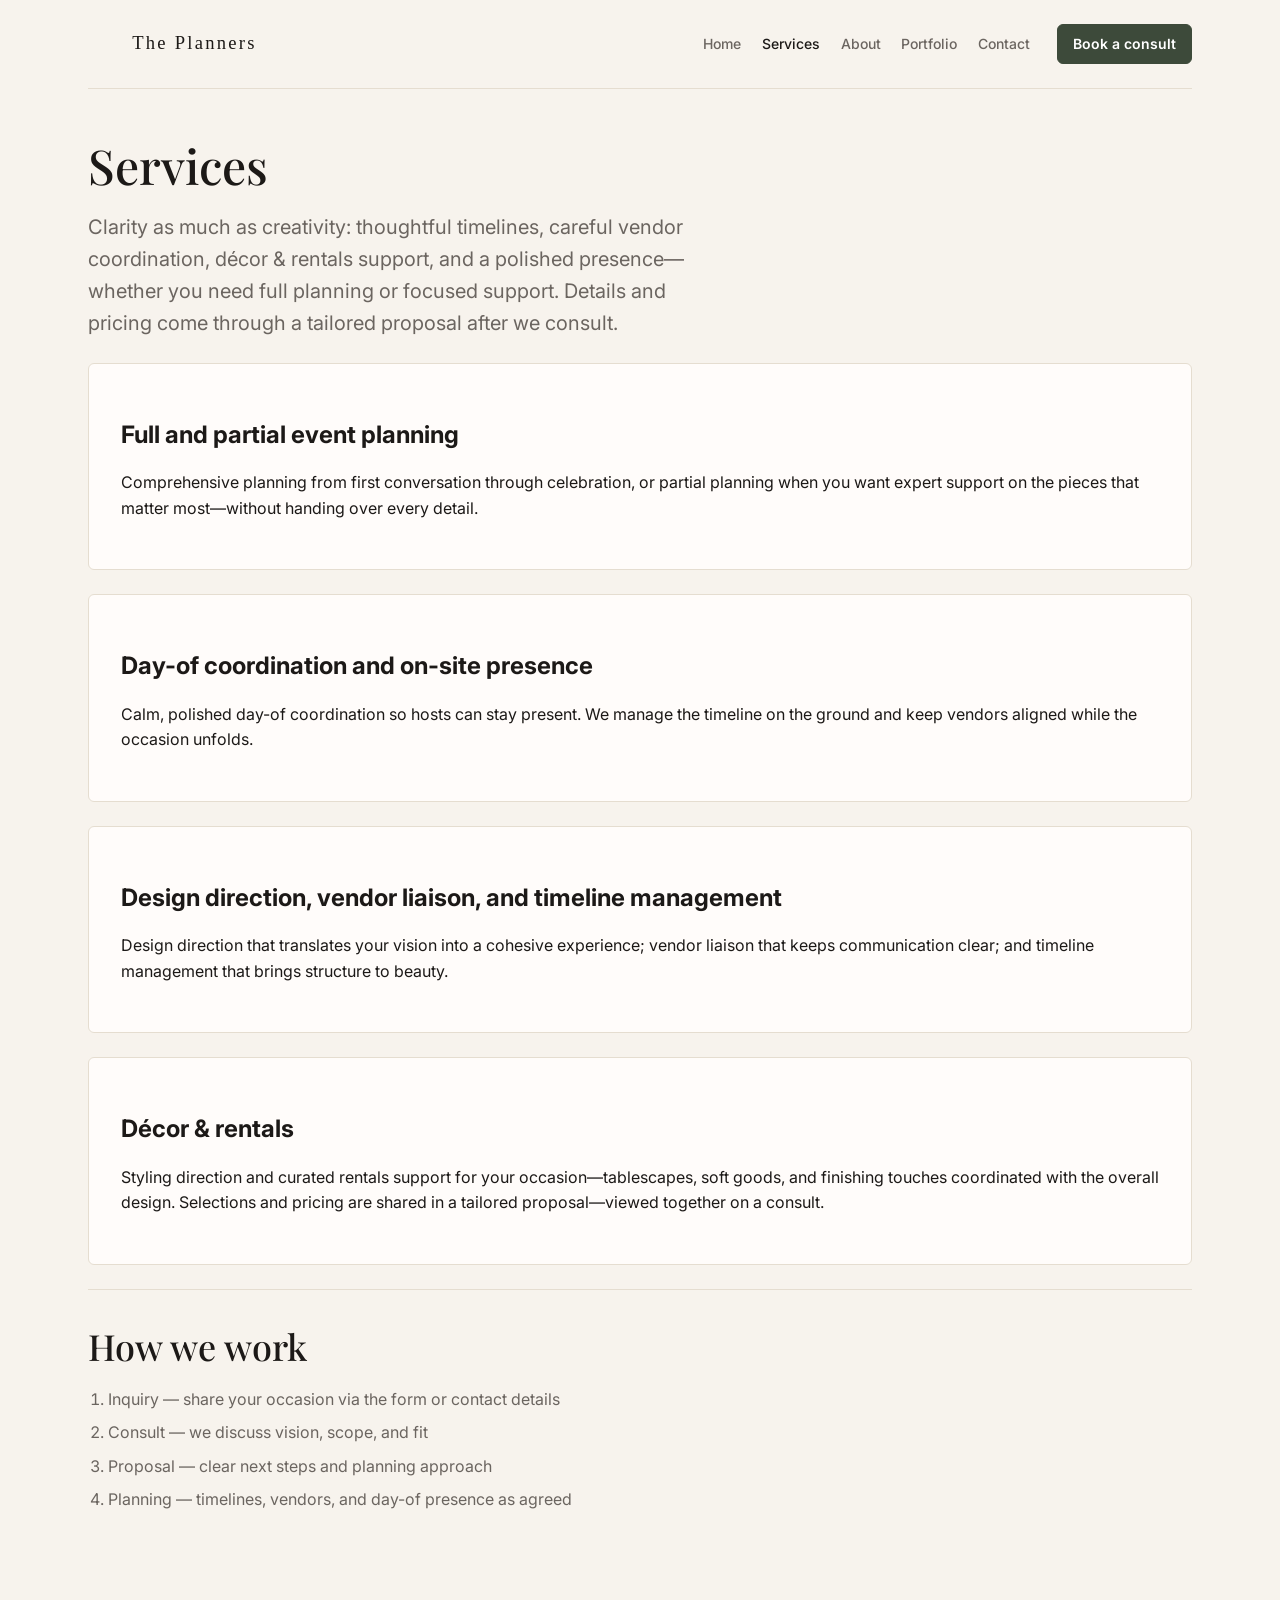
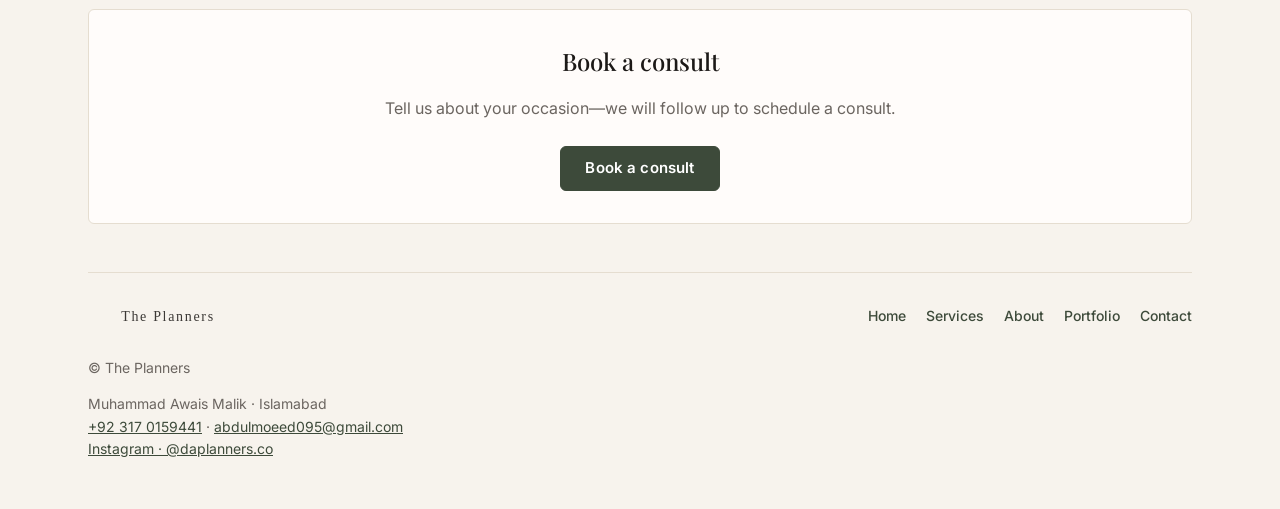
<file: services.html>
<!DOCTYPE html>
<html lang="en">
<head>
  <meta charset="utf-8" />
  <meta name="viewport" content="width=device-width, initial-scale=1" />
  <title>Services — The Planners | Event Planning in Islamabad</title>
  <meta name="description" content="Full and partial planning, day-of coordination, design direction, vendor liaison, and décor & rentals—service overviews from The Planners in Islamabad." />
  <meta name="robots" content="index, follow" />
  <link rel="canonical" href="https://the-planners-site.netlify.app/services" />
  <link rel="icon" href="assets/favicon.svg" type="image/svg+xml" />
  <link rel="icon" href="assets/favicon-32.png" type="image/png" sizes="32x32" />
  <link rel="apple-touch-icon" href="assets/apple-touch-icon.png" />
  <meta property="og:type" content="website" />
  <meta property="og:site_name" content="The Planners" />
  <meta property="og:url" content="https://the-planners-site.netlify.app/services" />
  <meta property="og:title" content="Services — The Planners" />
  <meta property="og:description" content="Full and partial planning, day-of coordination, design direction, vendor liaison, and décor & rentals—service overviews only." />
  <meta property="og:image" content="https://the-planners-site.netlify.app/assets/og-default.png" />
  <meta name="twitter:card" content="summary_large_image" />
  <meta name="twitter:title" content="Services — The Planners" />
  <meta name="twitter:description" content="Full and partial planning, day-of coordination, design direction, vendor liaison, and décor & rentals—service overviews only." />
  <meta name="twitter:image" content="https://the-planners-site.netlify.app/assets/og-default.png" />
  <script type="application/ld+json">
  {
    "@context": "https://schema.org",
    "@type": ["LocalBusiness", "Organization"],
    "name": "The Planners",
    "url": "https://the-planners-site.netlify.app/",
    "telephone": "+92 317 0159441",
    "email": "abdulmoeed095@gmail.com",
    "areaServed": {
      "@type": "City",
      "name": "Islamabad",
      "containedInPlace": {
        "@type": "Country",
        "name": "Pakistan"
      }
    },
    "address": {
      "@type": "PostalAddress",
      "addressLocality": "Islamabad",
      "addressCountry": "PK"
    },
    "sameAs": [
      "https://www.instagram.com/daplanners.co/"
    ]
  }
  </script>
  <link rel="preconnect" href="https://fonts.googleapis.com" />
  <link rel="preconnect" href="https://fonts.gstatic.com" crossorigin />
  <link href="https://fonts.googleapis.com/css2?family=Inter:wght@400;500;600&family=Playfair+Display:wght@500;600&display=swap" rel="stylesheet" />
  <link rel="stylesheet" href="assets/tokens.css" />
  <link rel="stylesheet" href="assets/site.css" />
  <style>
    * { box-sizing: border-box; }
    body {
      margin: 0;
      font-family: var(--font-sans);
      font-size: var(--text-body);
      line-height: var(--leading-normal);
      background: var(--color-bg);
      color: var(--color-text);
    }
    .wrap {
      max-width: var(--max-width);
      margin: 0 auto;
      padding: 0 var(--gutter);
    }
    .page-intro { padding: var(--space-6) 0 var(--space-4); }
    .page-intro h1 {
      font-family: var(--font-display);
      font-weight: 500;
      font-size: var(--text-h1);
      line-height: var(--leading-tight);
      margin: 0 0 var(--space-3);
    }
    .page-intro .lead {
      font-size: var(--text-lead);
      color: var(--color-text-muted);
      max-width: 40rem;
      margin: 0;
    }
    section.block {
      padding: var(--space-5) 0;
      border-top: 1px solid var(--color-border);
    }
    section.block h2 {
      font-family: var(--font-display);
      font-weight: 500;
      font-size: var(--text-h2);
      line-height: var(--leading-snug);
      margin: 0 0 var(--space-3);
    }
    section.block p {
      max-width: 40rem;
      color: var(--color-text-muted);
      margin: 0 0 var(--space-3);
    }
    .service-card {
      background: var(--color-surface);
      border: 1px solid var(--color-border);
      border-radius: var(--radius);
      padding: var(--space-5);
      margin-bottom: var(--space-4);
    }
    .service-card h2 { margin-bottom: var(--space-2); }
    .process ol {
      max-width: 36rem;
      color: var(--color-text-muted);
      padding-left: 1.25rem;
    }
    .process li { margin-bottom: var(--space-2); }
    .cta-band {
      background: var(--color-surface);
      border: 1px solid var(--color-border);
      border-radius: var(--radius);
      padding: var(--space-5);
      text-align: center;
      margin: var(--space-6) 0;
    }
    .cta-band h2 {
      font-family: var(--font-display);
      font-weight: 500;
      font-size: var(--text-h3);
      margin: 0 0 var(--space-3);
    }
    .cta-band p {
      color: var(--color-text-muted);
      margin: 0 0 var(--space-4);
    }
    footer.site {
      border-top: 1px solid var(--color-border);
      padding: var(--space-5) 0 var(--space-6);
      font-size: var(--text-small);
      color: var(--color-text-muted);
    }
    footer.site .foot-row {
      display: flex;
      flex-wrap: wrap;
      gap: var(--space-4);
      justify-content: space-between;
      align-items: flex-start;
    }
    footer.site img.logo { height: 1.5rem; opacity: 0.85; margin-bottom: var(--space-2); }
    footer.site a { color: var(--color-accent); }
    .contact-block { margin-top: var(--space-2); line-height: 1.6; }
  </style>
</head>
<body>
  <div class="wrap">
    <a class="skip-link" href="#main">Skip to content</a>
    <header class="site">
      <a href="/" aria-label="The Planners home">
        <img class="logo" src="assets/logo-wordmark-light.svg" alt="The Planners" />
      </a>
      <button type="button" class="nav-toggle" aria-expanded="false" aria-controls="primary-nav" aria-label="Open menu">
        <span class="nav-toggle-bars" aria-hidden="true"><span></span><span></span><span></span></span>
      </button>
      <nav id="primary-nav" class="primary-nav" aria-label="Primary">
        <a href="/">Home</a>
        <a href="/services" aria-current="page">Services</a>
        <a href="/about">About</a>
        <a href="/portfolio">Portfolio</a>
        <a href="/inquiry">Contact</a>
              <a class="nav-cta" href="/inquiry">Book a consult</a>
      </nav>
    </header>

    <main id="main">
      <div class="page-intro">
<h1>Services</h1>
        <p class="lead">
          Clarity as much as creativity: thoughtful timelines, careful vendor coordination, décor &amp; rentals support, and a polished presence—whether you need full planning or focused support. Details and pricing come through a tailored proposal after we consult.
        </p>
      </div>

      <!-- Service list from about-draft.md §1 What we do (approved summary) -->
      <div class="service-card">
        <h2>Full and partial event planning</h2>
        <p>
          Comprehensive planning from first conversation through celebration, or partial planning when you want expert support on the pieces that matter most—without handing over every detail.
        </p>
      </div>

      <div class="service-card">
        <h2>Day-of coordination and on-site presence</h2>
        <p>
          Calm, polished day-of coordination so hosts can stay present. We manage the timeline on the ground and keep vendors aligned while the occasion unfolds.
        </p>
      </div>

      <div class="service-card">
        <h2>Design direction, vendor liaison, and timeline management</h2>
        <p>
          Design direction that translates your vision into a cohesive experience; vendor liaison that keeps communication clear; and timeline management that brings structure to beauty.
        </p>
      </div>

      <div class="service-card">
        <h2>Décor &amp; rentals</h2>
        <p>
          Styling direction and curated rentals support for your occasion—tablescapes, soft goods, and finishing touches coordinated with the overall design. Selections and pricing are shared in a tailored proposal—viewed together on a consult.
        </p>
      </div>

      <section class="block process">
        <h2>How we work</h2>
        <ol>
          <li>Inquiry — share your occasion via the form or contact details</li>
          <li>Consult — we discuss vision, scope, and fit</li>
          <li>Proposal — clear next steps and planning approach</li>
          <li>Planning — timelines, vendors, and day-of presence as agreed</li>
        </ol>
      </section>

      <div class="cta-band">
        <h2>Book a consult</h2>
        <p>Tell us about your occasion—we will follow up to schedule a consult.</p>
        <a class="btn btn-primary" href="/inquiry">Book a consult</a>
      </div>
    </main>

    <footer class="site">
      <div class="foot-row">
        <div>
          <img class="logo" src="assets/logo-wordmark-light.svg" alt="" />
          <p>© The Planners</p>
          <div class="contact-block">
            Muhammad Awais Malik · Islamabad<br />
            <a href="tel:+923170159441">+92 317 0159441</a> ·
            <a href="mailto:abdulmoeed095@gmail.com">abdulmoeed095@gmail.com</a><br />
            <a href="https://www.instagram.com/daplanners.co/" target="_blank" rel="noopener">Instagram · @daplanners.co</a>
          </div>
        </div>
        <nav aria-label="Footer">
          <a href="/">Home</a>
          <a href="/services">Services</a>
          <a href="/about">About</a>
          <a href="/portfolio">Portfolio</a>
          <a href="/inquiry">Contact</a>
        </nav>
      </div>
    </footer>
  </div>
  <script src="assets/nav.js" defer></script>
</body>
</html>
</file>
<file: assets/tokens.css>
/* The Planners — design tokens */
:root {
  /* Color */
  --color-primary: #D4C4A8;
  --color-primary-dark: #B8A584;
  --color-primary-light: #E8DDD0;
  --color-bg: #F7F3ED;
  --color-surface: #FFFCFA;
  --color-text: #1C1917;
  --color-text-muted: #6B6560;
  --color-accent: #3D4A3A;
  --color-accent-soft: #C4A574;
  --color-border: #E5DDD0;

  /* Type — Playfair Display headings; Inter (or system-ui) body/UI */
  --font-display: "Playfair Display", Georgia, "Times New Roman", serif;
  --font-sans: Inter, system-ui, -apple-system, "Segoe UI", Roboto, sans-serif;

  --text-h1: 3rem;      /* 48px */
  --text-h2: 2.25rem;   /* 36px */
  --text-h3: 1.5rem;    /* 24px */
  --text-lead: 1.25rem; /* 20px */
  --text-body: 1rem;    /* 16px */
  --text-small: 0.875rem; /* 14px */
  --leading-tight: 1.2;
  --leading-snug: 1.35;
  --leading-normal: 1.6;

  /* Spacing — 8px rhythm */
  --space-1: 0.25rem; /* 4 */
  --space-2: 0.5rem;  /* 8 */
  --space-3: 1rem;    /* 16 */
  --space-4: 1.5rem;  /* 24 */
  --space-5: 2rem;    /* 32 */
  --space-6: 3rem;    /* 48 */
  --space-7: 4rem;    /* 64 */

  /* Layout */
  --max-width: 72rem; /* ~1152px */
  --gutter: 1.5rem;
  --radius: 0.375rem;
}
</file>
<file: assets/site.css>
/* Shared site chrome — The Planners */
.skip-link {
  position: absolute;
  left: -9999px;
  top: 0;
  z-index: 1000;
  padding: 0.75rem 1rem;
  background: var(--color-accent);
  color: #fff;
  font-weight: 600;
  text-decoration: none;
  border-radius: var(--radius);
}
.skip-link:focus {
  left: var(--gutter);
  top: var(--space-2);
}

header.site {
  display: flex;
  align-items: center;
  justify-content: space-between;
  gap: var(--space-3);
  padding: var(--space-4) 0;
  border-bottom: 1px solid var(--color-border);
  flex-wrap: wrap;
  position: relative;
}
header.site img.logo { height: 2rem; width: auto; display: block; }

.nav-toggle {
  display: none;
  align-items: center;
  justify-content: center;
  width: 2.75rem;
  height: 2.75rem;
  padding: 0;
  border: 1px solid var(--color-border);
  border-radius: var(--radius);
  background: var(--color-surface);
  color: var(--color-text);
  cursor: pointer;
}
.nav-toggle:hover { border-color: var(--color-accent); }
.nav-toggle-bars {
  display: flex;
  flex-direction: column;
  gap: 5px;
  width: 1.15rem;
}
.nav-toggle-bars span {
  display: block;
  height: 2px;
  width: 100%;
  background: currentColor;
  border-radius: 1px;
  transition: transform 0.2s ease, opacity 0.2s ease;
}
.nav-toggle[aria-expanded="true"] .nav-toggle-bars span:nth-child(1) {
  transform: translateY(7px) rotate(45deg);
}
.nav-toggle[aria-expanded="true"] .nav-toggle-bars span:nth-child(2) { opacity: 0; }
.nav-toggle[aria-expanded="true"] .nav-toggle-bars span:nth-child(3) {
  transform: translateY(-7px) rotate(-45deg);
}

nav.primary-nav {
  display: flex;
  flex-wrap: wrap;
  align-items: center;
  gap: 0.15rem 0;
}
nav.primary-nav a {
  color: var(--color-text-muted);
  text-decoration: none;
  font-size: var(--text-small);
  margin-left: var(--space-3);
  font-weight: 500;
  padding: 0.35rem 0.15rem;
  border-radius: 2px;
}
nav.primary-nav a:hover,
nav.primary-nav a[aria-current="page"] { color: var(--color-text); }

footer.site nav a {
  color: var(--color-accent);
  text-decoration: none;
  font-size: var(--text-small);
  margin-left: var(--space-3);
  font-weight: 500;
}
footer.site nav a:first-child { margin-left: 0; }
footer.site nav a:hover { text-decoration: underline; }

/* Focus — visible keyboard rings */
a:focus-visible,
button:focus-visible,
.btn:focus-visible,
.nav-toggle:focus-visible,
input:focus-visible,
select:focus-visible,
textarea:focus-visible {
  outline: 2px solid var(--color-accent);
  outline-offset: 2px;
}
a:focus:not(:focus-visible),
button:focus:not(:focus-visible) { outline: none; }

/* CTA contrast: accent #3D4A3A on white text ≈ 8.5:1 */
.btn {
  display: inline-flex;
  align-items: center;
  justify-content: center;
  font-family: var(--font-sans);
  font-weight: 600;
  font-size: 0.9375rem;
  padding: 0.75rem 1.5rem;
  border-radius: var(--radius);
  border: 1px solid transparent;
  text-decoration: none;
  letter-spacing: 0.01em;
  cursor: pointer;
  line-height: 1.25;
}
.btn-primary {
  background: var(--color-accent);
  color: #fff;
  border-color: var(--color-accent);
}
.btn-primary:hover { background: #2f392d; border-color: #2f392d; color: #fff; }
.btn-secondary {
  background: transparent;
  color: var(--color-accent);
  border-color: var(--color-accent);
}
.btn-secondary:hover {
  background: var(--color-accent);
  color: #fff;
}

@media (max-width: 720px) {
  .nav-toggle { display: inline-flex; margin-left: auto; }
  nav.primary-nav {
    display: none;
    flex-direction: column;
    align-items: stretch;
    width: 100%;
    padding: var(--space-2) 0 var(--space-3);
    border-top: 1px solid var(--color-border);
    margin-top: 0;
  }
  nav.primary-nav.is-open { display: flex; }
  nav.primary-nav a {
    margin-left: 0;
    padding: 0.75rem 0.25rem;
    border-bottom: 1px solid var(--color-border);
  }
  nav.primary-nav a:last-child { border-bottom: none; }
  footer.site nav {
    display: flex;
    flex-direction: column;
    gap: var(--space-2);
  }
  footer.site nav a { margin-left: 0; }
}

/* Lightbox — full-res stage photos */
body.lightbox-open { overflow: hidden; }

.lightbox {
  position: fixed;
  inset: 0;
  z-index: 2000;
  display: none;
  align-items: center;
  justify-content: center;
  padding: var(--space-4);
}
.lightbox.is-open { display: flex; }

.lightbox-backdrop {
  position: absolute;
  inset: 0;
  background: rgba(20, 24, 20, 0.82);
  cursor: pointer;
}

.lightbox-panel {
  position: relative;
  z-index: 1;
  max-width: min(96vw, 72rem);
  max-height: 92vh;
  display: flex;
  flex-direction: column;
  align-items: center;
  outline: none;
}

.lightbox-close {
  position: absolute;
  top: -0.25rem;
  right: -0.25rem;
  z-index: 2;
  width: 2.75rem;
  height: 2.75rem;
  border: 1px solid var(--color-border);
  border-radius: var(--radius);
  background: var(--color-surface);
  color: var(--color-text);
  font-size: 1.5rem;
  line-height: 1;
  cursor: pointer;
  display: inline-flex;
  align-items: center;
  justify-content: center;
}
.lightbox-close:hover { border-color: var(--color-accent); }
.lightbox-close:focus-visible {
  outline: 2px solid var(--color-accent);
  outline-offset: 2px;
}

.lightbox-figure {
  margin: 0;
  max-width: 100%;
  max-height: 92vh;
  display: flex;
  flex-direction: column;
  align-items: center;
  background: var(--color-surface);
  border-radius: var(--radius);
  padding: var(--space-3);
  box-shadow: 0 12px 40px rgba(0, 0, 0, 0.35);
}

.lightbox-img {
  display: block;
  max-width: min(92vw, 70rem);
  max-height: calc(92vh - 5rem);
  width: auto;
  height: auto;
  object-fit: contain;
}

.lightbox-caption {
  margin-top: var(--space-2);
  font-size: var(--text-small);
  color: var(--color-text-muted);
  text-align: center;
  max-width: 40rem;
}

/* Portfolio / stage photo triggers */
button.lightbox-trigger {
  display: block;
  width: 100%;
  padding: 0;
  border: 0;
  background: transparent;
  cursor: zoom-in;
  font: inherit;
  color: inherit;
  text-align: left;
}
button.lightbox-trigger:focus-visible {
  outline: 2px solid var(--color-accent);
  outline-offset: 2px;
}


/* Header primary CTA */
nav.primary-nav a.nav-cta {
  margin-left: var(--space-4);
  padding: 0.5rem 0.95rem;
  background: var(--color-accent);
  color: #fff !important;
  border-radius: var(--radius);
  border: 1px solid var(--color-accent);
  font-weight: 600;
}
nav.primary-nav a.nav-cta:hover,
nav.primary-nav a.nav-cta[aria-current="page"] {
  background: #2f392d;
  border-color: #2f392d;
  color: #fff !important;
}
@media (max-width: 720px) {
  nav.primary-nav a.nav-cta {
    margin-left: 0;
    margin-top: var(--space-2);
    text-align: center;
    justify-content: center;
  }
}
</file>
